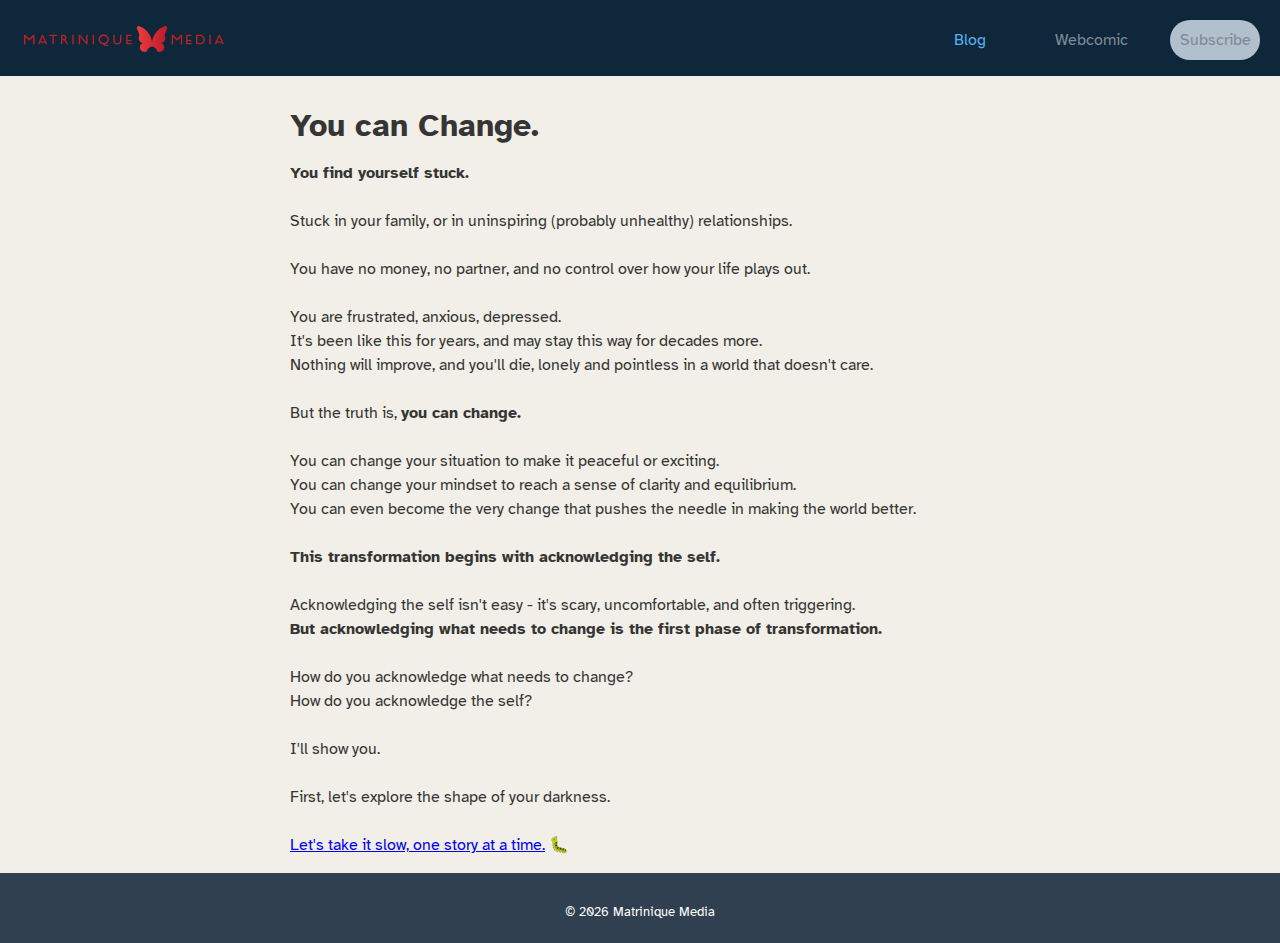
<file: index.html>
<!DOCTYPE html>
<html lang="en-US">
    <head>
        <!-- Google tag (gtag.js) -->
<script async src="https://www.googletagmanager.com/gtag/js?id=G-JB24FCTZBK"></script>
<script>
  window.dataLayer = window.dataLayer || [];
  function gtag(){dataLayer.push(arguments);}
  gtag('js', new Date());

  gtag('config', 'G-JB24FCTZBK');
</script>

        <title>Matrinique Media</title>
        <meta name="description" content="Change your life by exploring the shape of your darkness - I'll hold your hand through your transformation, one story at a time.">
        <meta charset="utf-8">
        <meta name="viewport" content="width=device-width, initial-scale=1.0">
        <link rel="icon" href="mtrnq_logo_butterfly.svg">
        <link rel="stylesheet" href="style.css">
        <link rel="preconnect" href="https://fonts.googleapis.com">
        <link rel="preconnect" href="https://fonts.gstatic.com" crossorigin>
        <link href="https://fonts.googleapis.com/css2?family=Atkinson+Hyperlegible:ital,wght@0,400;0,700;1,400;1,700&display=swap" rel="stylesheet">
        <meta name="p:domain_verify" content="1a0879cde1dfc6d42c82e644465ae6fd"/>
    </head>
<div class="wrapper">

    <body>
            <header>
        <nav>
            <div id="nav1">
                <a href="index.html"><img id="Logo-main" src="mtrnq_logo.svg"></a>
            </div>

            <div id="nav2">
                <div class="MainMenuItem">
                <a class="active-link-nav" href="BLOG-Select.html">Blog</a>
                </div>
                <div class="MainMenuItem">
                <a class="disabled-link">Webcomic</a>
                </div>
                <div class="PrimaryButton-disabled">
                <a>Subscribe</a>
                </div>


            </div>
            
        </nav>

    </header>
    <main>
        <section>
        <h1>You can Change.</h1>

        <p><strong>You find yourself stuck.</strong><br><br>
            
        Stuck in your family, or in uninspiring (probably unhealthy) relationships.<br><br>
            
        You have no money, no partner, and no control over how your life plays out.<br><br>
        
        You are frustrated, anxious, depressed.<br>
        It's been like this for years, and may stay this way for decades more.<br>
        Nothing will improve, and you'll die, lonely and pointless in a world that doesn't care.<br><br>

        But the truth is, <strong>you can change.</strong><br><br>

        You can change your situation to make it peaceful or exciting.<br>        
        You can change your mindset to reach a sense of clarity and equilibrium.<br>        
        You can even become the very change that pushes the needle in making the world better.<br><br>
        
       <strong>This transformation begins with acknowledging the self.</strong><br><br>
       
       Acknowledging the self isn't easy - it's scary, uncomfortable, and often triggering.<br>
       <strong>But acknowledging what needs to change is the first phase of transformation.</strong><br><br>
        
        How do you acknowledge what needs to change?<br>
        How do you acknowledge the self?<br><br>
        
        I'll show you.<br><br>
        
        First, let's explore the shape of your darkness.<br><br>
        
        <a href="BLOG-Select.html">Let's take it slow, one story at a time.</a> 🐛</p>
        
        </section>
    </main>        
    <footer>
        <p>© 2026 Matrinique Media</p>
    </footer>
    </body>

</div>
</html>
</file>
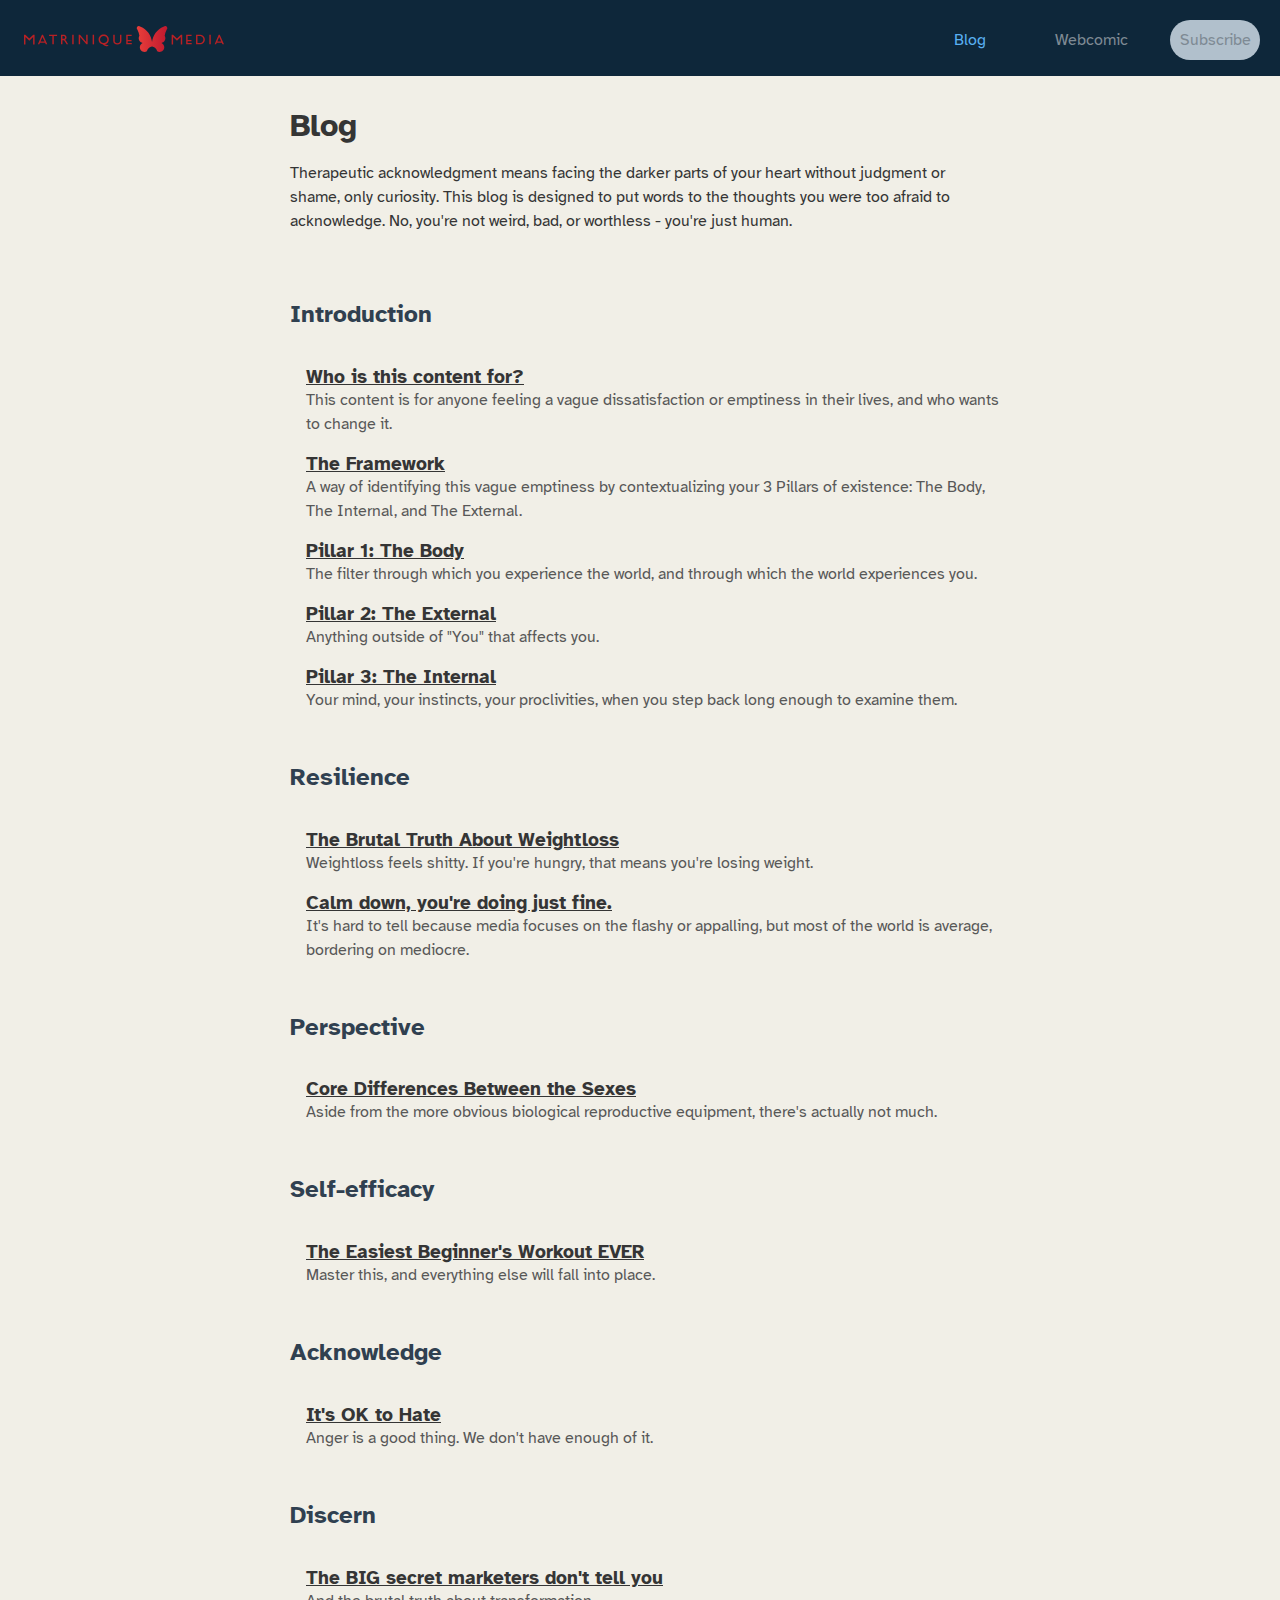
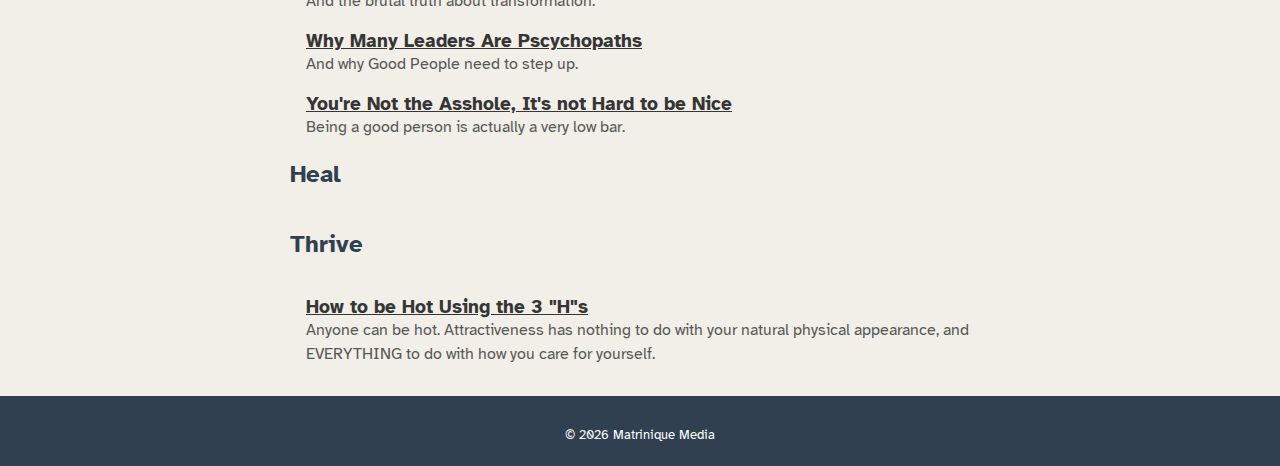
<file: BLOG-Select.html>
<!DOCTYPE html>
<html lang="en-US">
    <head>
        <!-- Google tag (gtag.js) -->
<script async src="https://www.googletagmanager.com/gtag/js?id=G-JB24FCTZBK"></script>
<script>
  window.dataLayer = window.dataLayer || [];
  function gtag(){dataLayer.push(arguments);}
  gtag('js', new Date());

  gtag('config', 'G-JB24FCTZBK');
</script>

        <meta charset="utf-8">
        <meta name="viewport" content="width=device-width, initial-scale=1.0">
        <link rel="icon" href="mtrnq_logo_butterfly.svg">
        <link rel="stylesheet" href="style.css">
        <link rel="preconnect" href="https://fonts.googleapis.com">
        <link rel="preconnect" href="https://fonts.gstatic.com" crossorigin>
        <link href="https://fonts.googleapis.com/css2?family=Atkinson+Hyperlegible:ital,wght@0,400;0,700;1,400;1,700&display=swap" rel="stylesheet">
    </head>
    <body>
        <div class="wrapper">
            <header>
                <nav>
                    <div id="nav1">
                        <a href="index.html" id="Logo-main">
                            <!-- <img id="Logo-main" src="mtrnq_logo.svg"> -->
                        </a>
                    </div>
                    <div id="nav2">
                        <div class="MainMenuItem">
                        <a class="active-link-nav" href="BLOG-Select.html">Blog</a>
                        </div>
                        <div class="MainMenuItem">
                        <a class="disabled-link">Webcomic</a>
                        </div>
                        <div class="PrimaryButton-disabled">
                        <a>Subscribe</a>
                        </div>
                    </div>
                </nav>
            </header>
            
            <main>
        <section>
            <h1>
                Blog
            </h1>
            <p>
                Therapeutic acknowledgment means facing the darker parts of your heart without judgment or shame, only curiosity. This blog is designed to put words to the thoughts you were too afraid to acknowledge. No, you're not weird, bad, or worthless - you're just human.
            </p>
        </section>
        <section>
                <h2>Introduction</h2>

                <div class="article-select">
                    <div class="article-preview">
                        <h3 class="article-preview"><a href="Introduction\blogArticle--INTRO--Who-Is-This-Content-For.html">Who is this content for?</a></h3>
                        <p class="article-preview-text">
                            This content is for anyone feeling a vague dissatisfaction or emptiness in their lives, and who wants to change it.
                        </p>
                    </div>
                </div>

                       <div class="article-select">
                    <div class="article-preview">
                        <h3 class="article-preview"><a href="Introduction\blogArticle--INTRO--The-Framework.html">The Framework</a></h3>
                        <p class="article-preview-text">
                            A way of identifying this vague emptiness by contextualizing your 3 Pillars of existence: The Body, The Internal, and The External.
                        </p>
                    </div>
                </div>

                <div class="article-select">
                    <div class="article-preview">
                        <h3 class="article-preview"><a href="Introduction\blogArticle--INTRO--Pillar-1-The-Body.html">Pillar 1: The Body</a></h3>
                        <p class="article-preview-text">
                            The filter through which you experience the world, and through which the world experiences you.
                        </p>
                    </div>
                </div>

                <div class="article-select">
                    <div class="article-preview">
                        <h3 class="article-preview"><a href="Introduction\blogArticle--INTRO--Pillar-2-The-External.html">Pillar 2: The External</a></h3>
                        <p class="article-preview-text">
                            Anything outside of "You" that affects you.
                        </p>
                    </div>
                </div>

                <div class="article-select">
                    <div class="article-preview">
                        <h3 class="article-preview"><a href="Introduction\blogArticle--INTRO--Pillar-3-The-Internal.html">Pillar 3: The Internal</a></h3>
                        <p class="article-preview-text">
                            Your mind, your instincts, your proclivities, when you step back long enough to examine them.
                        </p>
                    </div>
                </div>

        </section>

        <section>

            <h2>Resilience</h2>

            <div class="article-select">
                <div class="article-preview">
                    
                <h3 class="article-preview active-link">
                    <a href="Resilience\blogArticle--The-Brutal-Truth-About-Weightloss.html">
                    The Brutal Truth About Weightloss
                    </a>
                </h3>
                <p class="article-preview-text">
                    Weightloss feels shitty. If you're hungry, that means you're losing weight.
                </p>
                    </a>
                </div>
            </div>

            <div class="article-select">
                <div class="article-preview">
                    
                <h3 class="article-preview active-link">
                    <a href="Resilience\blogArticle-Calm-Down-Youre-Doing-Just-Fine.html">Calm down, you're doing just fine.</a>                  
                   
                </h3>
                <p class="article-preview-text">
                    It's hard to tell because media focuses on the flashy or appalling, but most of the world is average, bordering on mediocre.
                </p>
                    </a>
                </div>
            </div>

        </section>        
        
            <section>

            <h2>Perspective</h2>

            <div class="article-select">
                <div class="article-preview">
                    <h3 class="article-preview active-link">
                        <a href="Perspective\blogArticle-Core-Differences-Between-the-Sexes.html">Core Differences Between the Sexes</a>
                    </h3>
                    <p class="article-preview-text">
                    Aside from the more obvious biological reproductive equipment, there's actually not much.
                    </p>
                    </a>
                </div>
            </div>
            </section>


            <section>

            <h2>Self-efficacy</h2>

                <div class="article-select">
                    <div class="article-preview">
                    <h3 class="article-preview">
                        <a href="Self-Efficacy\blogArticle--The-Easiest-Beginners-Workout-Ever.html">The Easiest Beginner's Workout EVER</a>
                    </h3>
                    <p class="article-preview-text">
                    Master this, and everything else will fall into place.
                    </p>
                </div>
            </div>
            </section>
            <section>

            <h2>Acknowledge</h2>

                <div class="article-select">
                    <div class="article-preview">
                    <h3 class="article-preview">
                        <a href="Acknowledge\blogArticle-Its-OK-to-Hate.html">It's OK to Hate</a>
                    </h3>
                    <p class="article-preview-text">
                    Anger is a good thing. We don't have enough of it.
                    </p>
                </div>
            </div>
            </section>
            <section>
            <h2>Discern</h2>

            <div class="article-select">
                <div class="article-preview">
                    <h3 class="article-preview">
                        <a href="Discern\blogArticle-The-Big-Secret-Marketers-Dont-Tell-You.html">
                            The BIG secret marketers don't tell you
                        </a>
                    </h3>
                    <p class="article-preview-text">
                    And the brutal truth about transformation.
                    </p>
                </div>
            </div>

            <div class="article-select">
                <div class="article-preview">
                    <h3 class="article-preview">
                        <a href="Discern\blogArticle-Why-Many-Leaders-Are-Psychopaths.html">
                            Why Many Leaders Are Pscychopaths
                        </a>
                    </h3>
                    <p class="article-preview-text">
                    And why Good People need to step up.
                    </p>
                </div>
            </div>

            <div class="article-select">
                <div class="article-preview">
                    <h3 class="article-preview">
                        <a href="Discern\blogArticle-Youre-Not-The-Asshole-Its-Not-Hard-to-be-Nice.html">
                            You're Not the Asshole, It's not Hard to be Nice
                        </a>
                    </h3>
                    <p class="article-preview-text">
                    Being a good person is actually a very low bar.
                    </p>
                </div>
            </div>


            <h2>Heal</h2>
            <h2>Thrive</h2>

            <div class="article-select">
                <div class="article-preview">
                    <h3 class="article-preview">
                        <a href="Thrive\blogArticle--How-to-be-Hot-Using-the-3-Hs.html">
                            How to be Hot Using the 3 "H"s
                        </a>
                    </h3>
                    <p class="article-preview-text">
                    Anyone can be hot. Attractiveness has nothing to do with your natural physical appearance, and EVERYTHING to do with how you care for yourself.
                    </p>
                </div>
            </div>

        </section>
        <section>

        </section>
            </main>
            <footer>
                <p>© 2026 Matrinique Media</p>
            </footer>
        </div>
    </body>
</html>
</file>
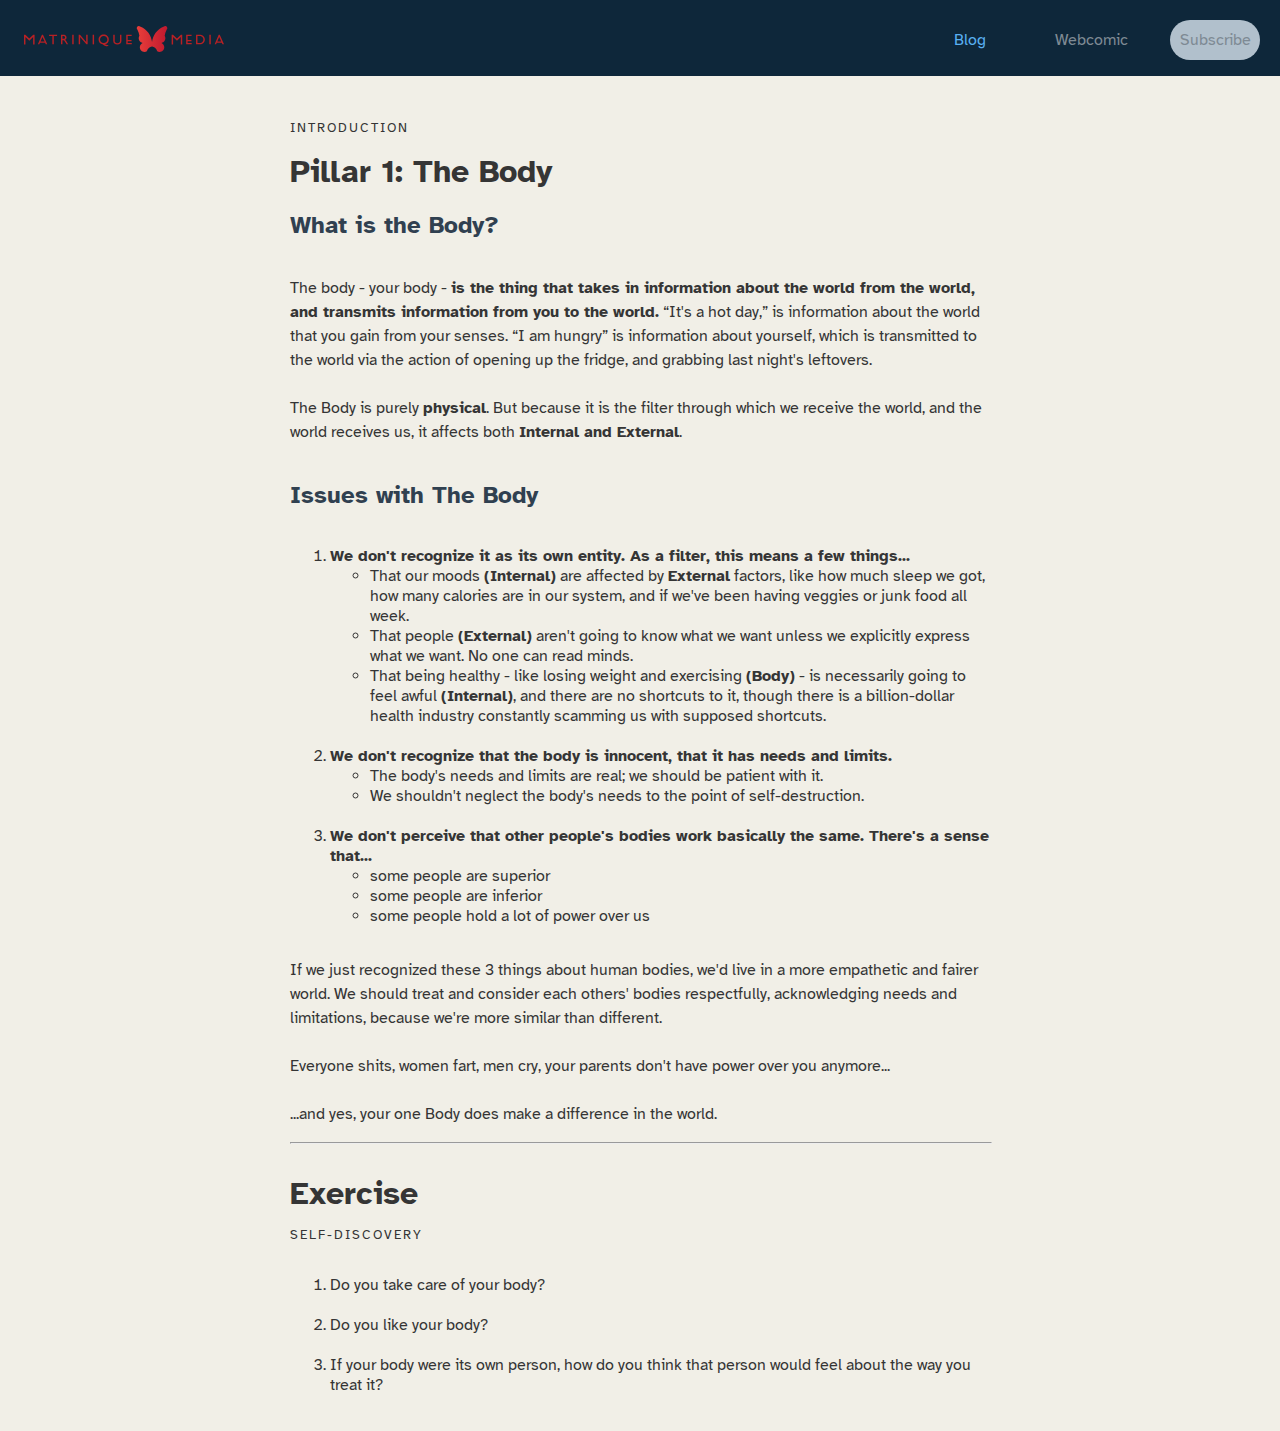
<file: blogArticle--INTRO--Pillar-1-The-Body.html>
<!DOCTYPE html>
<html lang="en-US">
    <head>
        <!-- Google tag (gtag.js) -->
<script async src="https://www.googletagmanager.com/gtag/js?id=G-JB24FCTZBK"></script>
<script>
  window.dataLayer = window.dataLayer || [];
  function gtag(){dataLayer.push(arguments);}
  gtag('js', new Date());

  gtag('config', 'G-JB24FCTZBK');
</script>

         <title>Pillar 1: The Body</title>
        <meta name="description" content="The filter through which you experience the world, and through which the world experiences you.">
        <meta charset="utf-8">
        <meta name="viewport" content="width=device-width, initial-scale=1">
        <link rel="icon" href="mtrnq_logo_butterfly.svg">
        <link rel="stylesheet" href="style.css">
        <link rel="preconnect" href="https://fonts.googleapis.com">
        <link rel="preconnect" href="https://fonts.gstatic.com" crossorigin>
        <link href="https://fonts.googleapis.com/css2?family=Atkinson+Hyperlegible:ital,wght@0,400;0,700;1,400;1,700&display=swap" rel="stylesheet">
    </head>
<div class="wrapper">
    <body>
            <header>
                <nav>
                    <div id="nav1">
                        <a href="index.html" id="Logo-main">
                            <!-- <img id="Logo-main" src="mtrnq_logo.svg"> -->
                        </a>
                    </div>
                    <div id="nav2">
                        <div class="MainMenuItem">
                        <a class="active-link-nav" href="BLOG-Select.html">Blog</a>
                        </div>
                        <div class="MainMenuItem">
                        <a class="disabled-link">Webcomic</a>
                        </div>
                        <div class="PrimaryButton-disabled">
                        <a>Subscribe</a>
                        </div>
                    </div>
                </nav>
            </header>

    <main>
       <section>
        <p class="eyebrow-text">
            INTRODUCTION
        </p>
        <h1>
            Pillar 1: The Body
        </h1>
        <h2>What is the Body?</h2>
        <p>
            The body - your body - <strong>is the thing that takes in information about the world from the world, and transmits information from you to the world.</strong> “It's a hot day,” is information about the world that you gain from your senses. “I am hungry” is information about yourself, which is transmitted to the world via the action of opening up the fridge, and grabbing last night's leftovers.
<br><br>
            
            The Body is purely <strong>physical</strong>. But because it is the filter through which we receive the world, and the world receives us, it affects both <strong>Internal and External</strong>.</p>

            <h2>Issues with The Body</h2>
       
        <ol>
            <li><strong>We don't recognize it as its own entity. As a filter, this means a few things...</strong>
                <ul>
                    <li>That our moods <strong>(Internal)</strong> are affected by <strong>External</strong> factors, like how much sleep we got, how many calories are in our system, and if we've been having veggies or junk food all week.</li>
                    <li>That people <strong>(External)</strong> aren't going to know what we want unless we explicitly express what we want. No one can read minds.</li>
                    <li>That being healthy - like losing weight and exercising <strong>(Body)</strong> - is necessarily going to feel awful <strong>(Internal)</strong>, and there are no shortcuts to it, though there is a billion-dollar health industry constantly scamming us with supposed shortcuts.</li>
                </ul>
            </li>
            <br>
            <li><strong>We don't recognize that the body is innocent, that it has needs and limits.</strong>
                <ul>
                    <li>The body's needs and limits are real; we should be patient with it.</li>
                    <li>We shouldn't neglect the body's needs to the point of self-destruction.</li>
                </ul>
            </li>
            <br>
            <li><strong>We don't perceive that other people's bodies work basically the same. There's a sense that...</strong>
                <ul> 
                    <li>some people are superior</li>
                    <li>some people are inferior</li>
                    <li>some people hold a lot of power over us</li>

                </ul>
            </li>
        </ol>
   
        <p>        
If we just recognized these 3 things about human bodies, we'd live in a more empathetic and fairer world. We should treat and consider each others' bodies respectfully, acknowledging needs and limitations, because we're more similar than different.<br><br>

Everyone shits, women fart, men cry, your parents don't have power over you anymore...<br><br>

...and yes, your one Body does make a difference in the world.

         </p>

       </section>
     
       <hr>
     
       <section>
        <h1>
            Exercise
        </h1>
        <p class="eyebrow-text">
            SELF-DISCOVERY
        </p>

        <ol>
            <li>
                Do you take care of your body?
            </li><br>
            <li>
                Do you like your body?
            </li><br>
            <li>
                If your body were its own person, how do you think that person would feel about the way you treat it?
            </li><br>
        </ol>

       </section>
      </main>
    </body>
    </div>
</html>
</file>
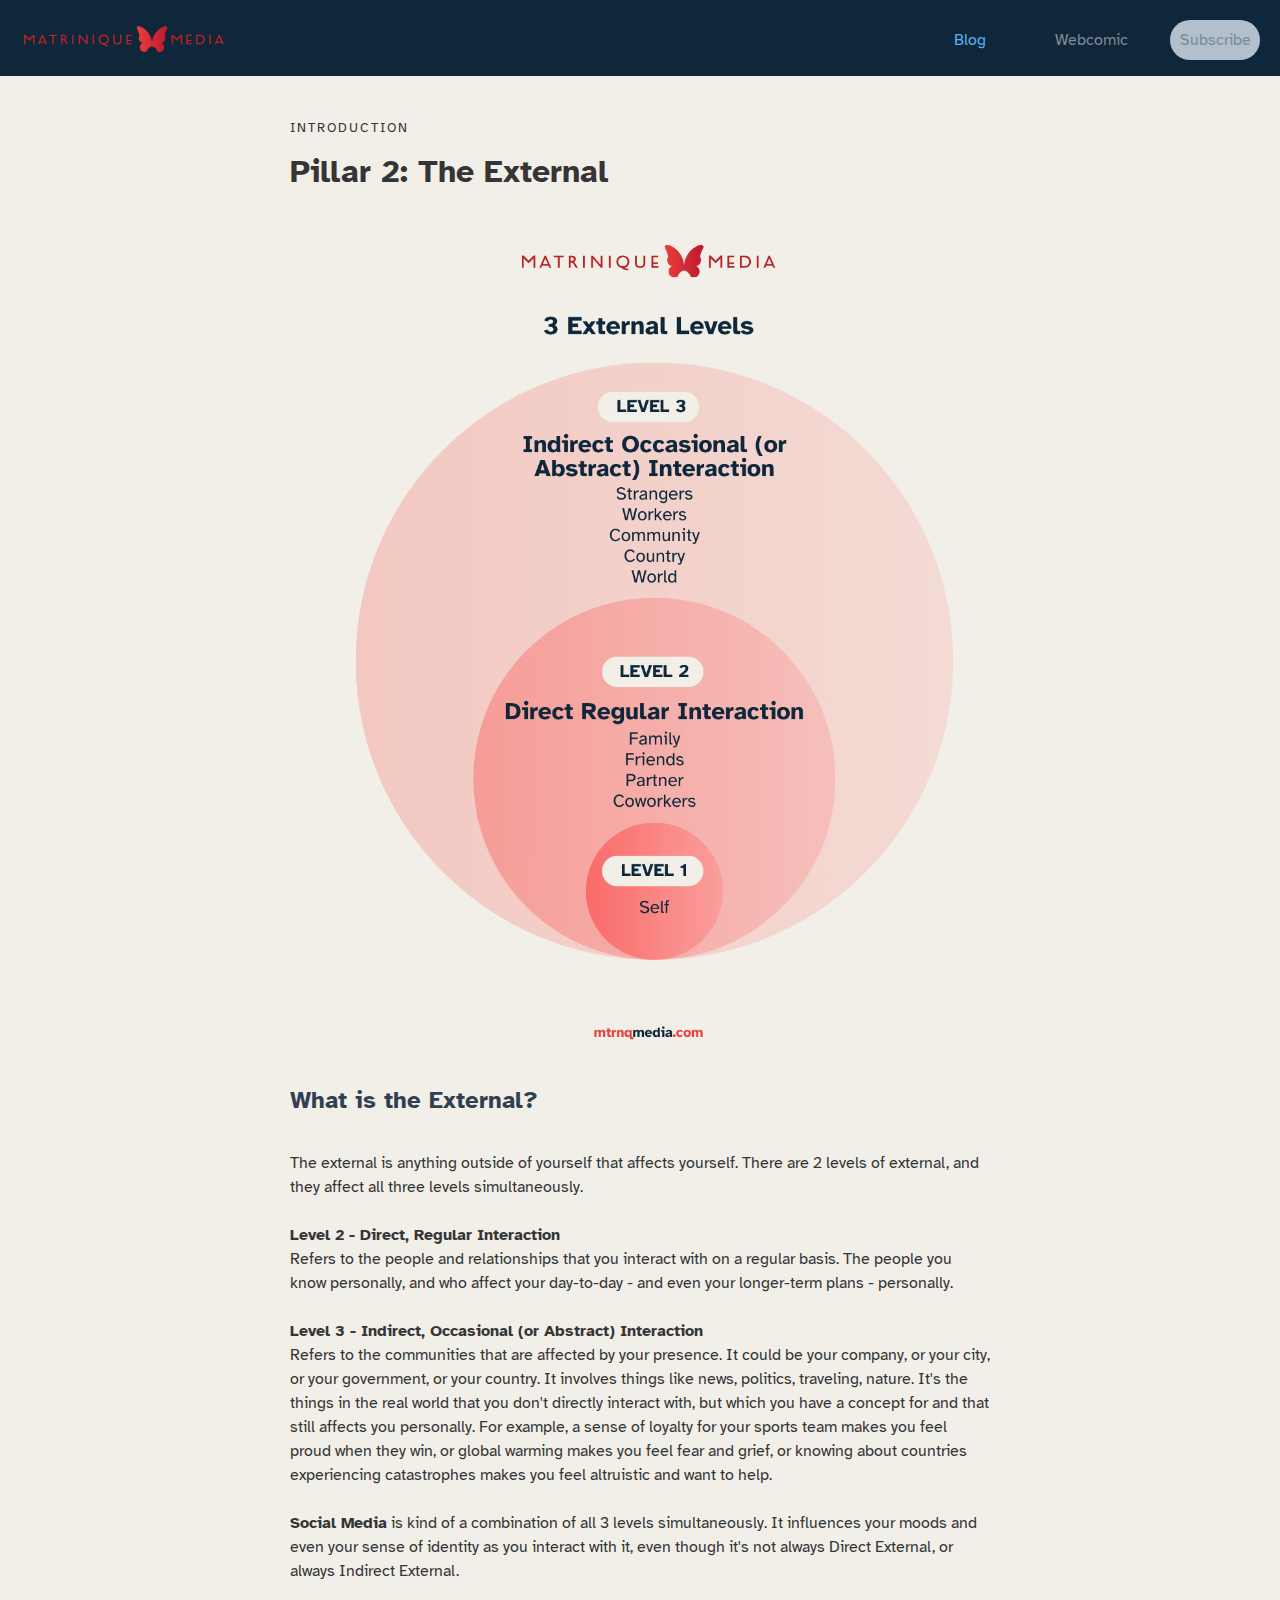
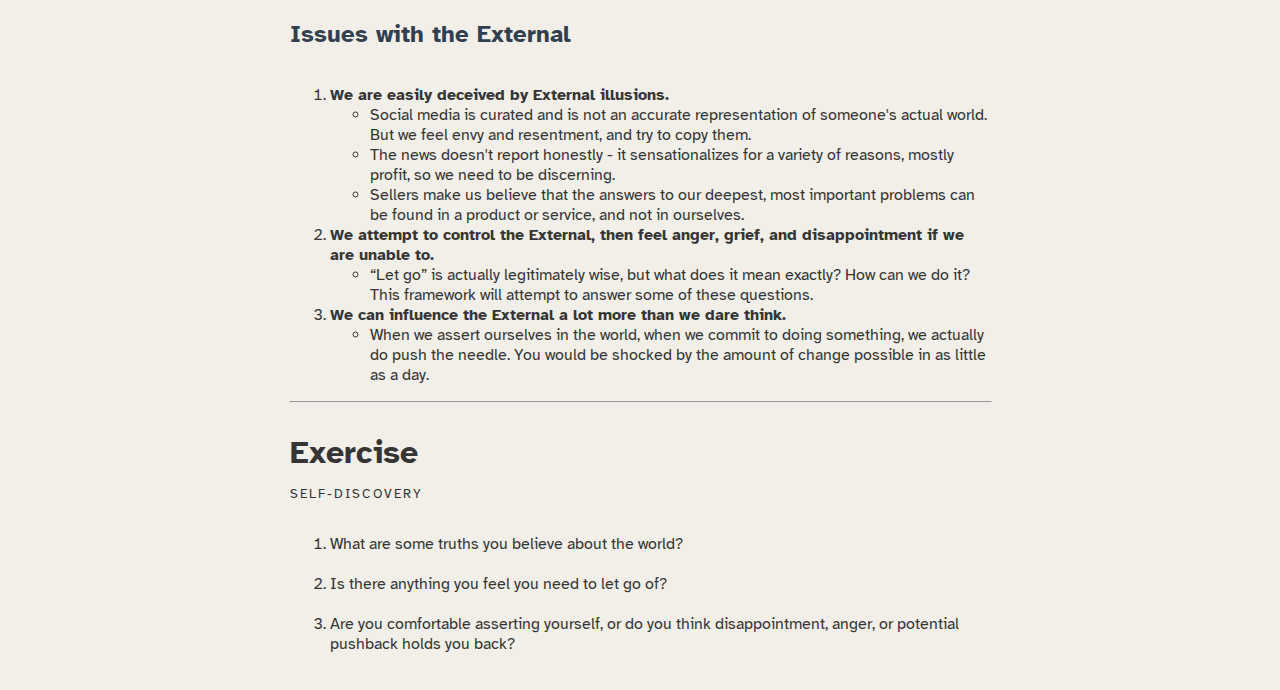
<file: blogArticle--INTRO--Pillar-2-The-External.html>
<!DOCTYPE html>
<html lang="en-US">
    <head>
        <!-- Google tag (gtag.js) -->
<script async src="https://www.googletagmanager.com/gtag/js?id=G-JB24FCTZBK"></script>
<script>
  window.dataLayer = window.dataLayer || [];
  function gtag(){dataLayer.push(arguments);}
  gtag('js', new Date());

  gtag('config', 'G-JB24FCTZBK');
</script>

         <title>Pillar 2: The External</title>
        <meta name="description" content="Anything outside of 'You' that affects you.">
        <meta charset="utf-8">
        <meta name="viewport" content="width=device-width, initial-scale=1">
        <link rel="icon" href="mtrnq_logo_butterfly.svg">
        <link rel="stylesheet" href="style.css">
        <link rel="preconnect" href="https://fonts.googleapis.com">
        <link rel="preconnect" href="https://fonts.gstatic.com" crossorigin>
        <link href="https://fonts.googleapis.com/css2?family=Atkinson+Hyperlegible:ital,wght@0,400;0,700;1,400;1,700&display=swap" rel="stylesheet">
    </head>
<div class="wrapper">
    <body>
            <header>
                <nav>
                    <div id="nav1">
                        <a href="index.html" id="Logo-main">
                            <!-- <img id="Logo-main" src="mtrnq_logo.svg"> -->
                        </a>
                    </div>
                    <div id="nav2">
                        <div class="MainMenuItem">
                        <a class="active-link-nav" href="BLOG-Select.html">Blog</a>
                        </div>
                        <div class="MainMenuItem">
                        <a class="disabled-link">Webcomic</a>
                        </div>
                        <div class="PrimaryButton-disabled">
                        <a>Subscribe</a>
                        </div>
                    </div>
                </nav>
            </header>

    <main>
       <section>
        <p class="eyebrow-text">
            INTRODUCTION
        </p>
        <h1>
            Pillar 2: The External
        </h1>

        <img src="MM-3-External-Levels.png" alt="The 3 External Levels. Describes the 2 levels of human interaction beyond the self. Level 1, is the self. Level 2, direct regular interaction, such as with family, friends, partner, or coworkers; Level 3, indirect occasional (or abstract) interaction, such as with strangers, workers, community, country, or the world.">

        <h2>What is the External?</h2>
        <p>
            The external is anything outside of yourself that affects yourself. There are 2 levels of external, and they affect all three levels simultaneously.<br><br>
            
            <strong>Level 2 - Direct, Regular Interaction</strong><br>
            Refers to the people and relationships that you interact with on a regular basis. The people you know personally, and who affect your day-to-day - and even your longer-term plans - personally.<br><br>

            <strong>Level 3 - Indirect, Occasional (or Abstract) Interaction</strong><br>
            Refers to the communities that are affected by your presence. It could be your company, or your city, or your government, or your country. It involves things like news, politics, traveling, nature. It's the things in the real world that you don't directly interact with, but which you have a concept for and that still affects you personally. For example, a sense of loyalty for your sports team makes you feel proud when they win, or global warming makes you feel fear and grief, or knowing about countries experiencing catastrophes makes you feel altruistic and want to help.<br><br>

            <strong>Social Media</strong> is kind of a combination of all 3 levels simultaneously. It influences your moods and even your sense of identity as you interact with it, even though it's not always Direct External, or always Indirect External.
        </p>

        <h2>Issues with the External</h2>

        <ol>
            <li><strong>We are easily deceived by External illusions.</strong>
                <ul>
                    <li>Social media is curated and is not an accurate representation of someone's actual world. But we feel envy and resentment, and try to copy them.</li>
                    <li>The news doesn't report honestly - it sensationalizes for a variety of reasons, mostly profit, so we need to be discerning.</li>
                    <li>Sellers make us believe that the answers to our deepest, most important problems can be found in a product or service, and not in ourselves.</li>
                </ul>
            <li><strong>We attempt to control the External, then feel anger, grief, and disappointment if we are unable to.</strong>
                <ul>
                    <li>“Let go” is actually legitimately wise, but what does it mean exactly? How can we do it? This framework will attempt to answer some of these questions.</li>
                </ul>
            </li>
            <li><strong>We can influence the External a lot more than we dare think.</strong></li>
                <ul>
                    <li>When we assert ourselves in the world, when we commit to doing something, we actually do push the needle. You would be shocked by the amount of change possible in as little as a day.</li>
                </ul>
        </ol>

       </section>
     
       <hr>
     
       <section>
        <h1>
            Exercise
        </h1>
        <p class="eyebrow-text">
            SELF-DISCOVERY
        </p>

        <ol>
            <li>
                What are some truths you believe about the world?
            </li><br>
            <li>
                Is there anything you feel you need to let go of?
            </li><br>
            <li>
                Are you comfortable asserting yourself, or do you think disappointment, anger, or potential pushback holds you back?
            </li><br>
        </ol>

       </section>
      </main>
    </body>
    </div>
</html>
</file>
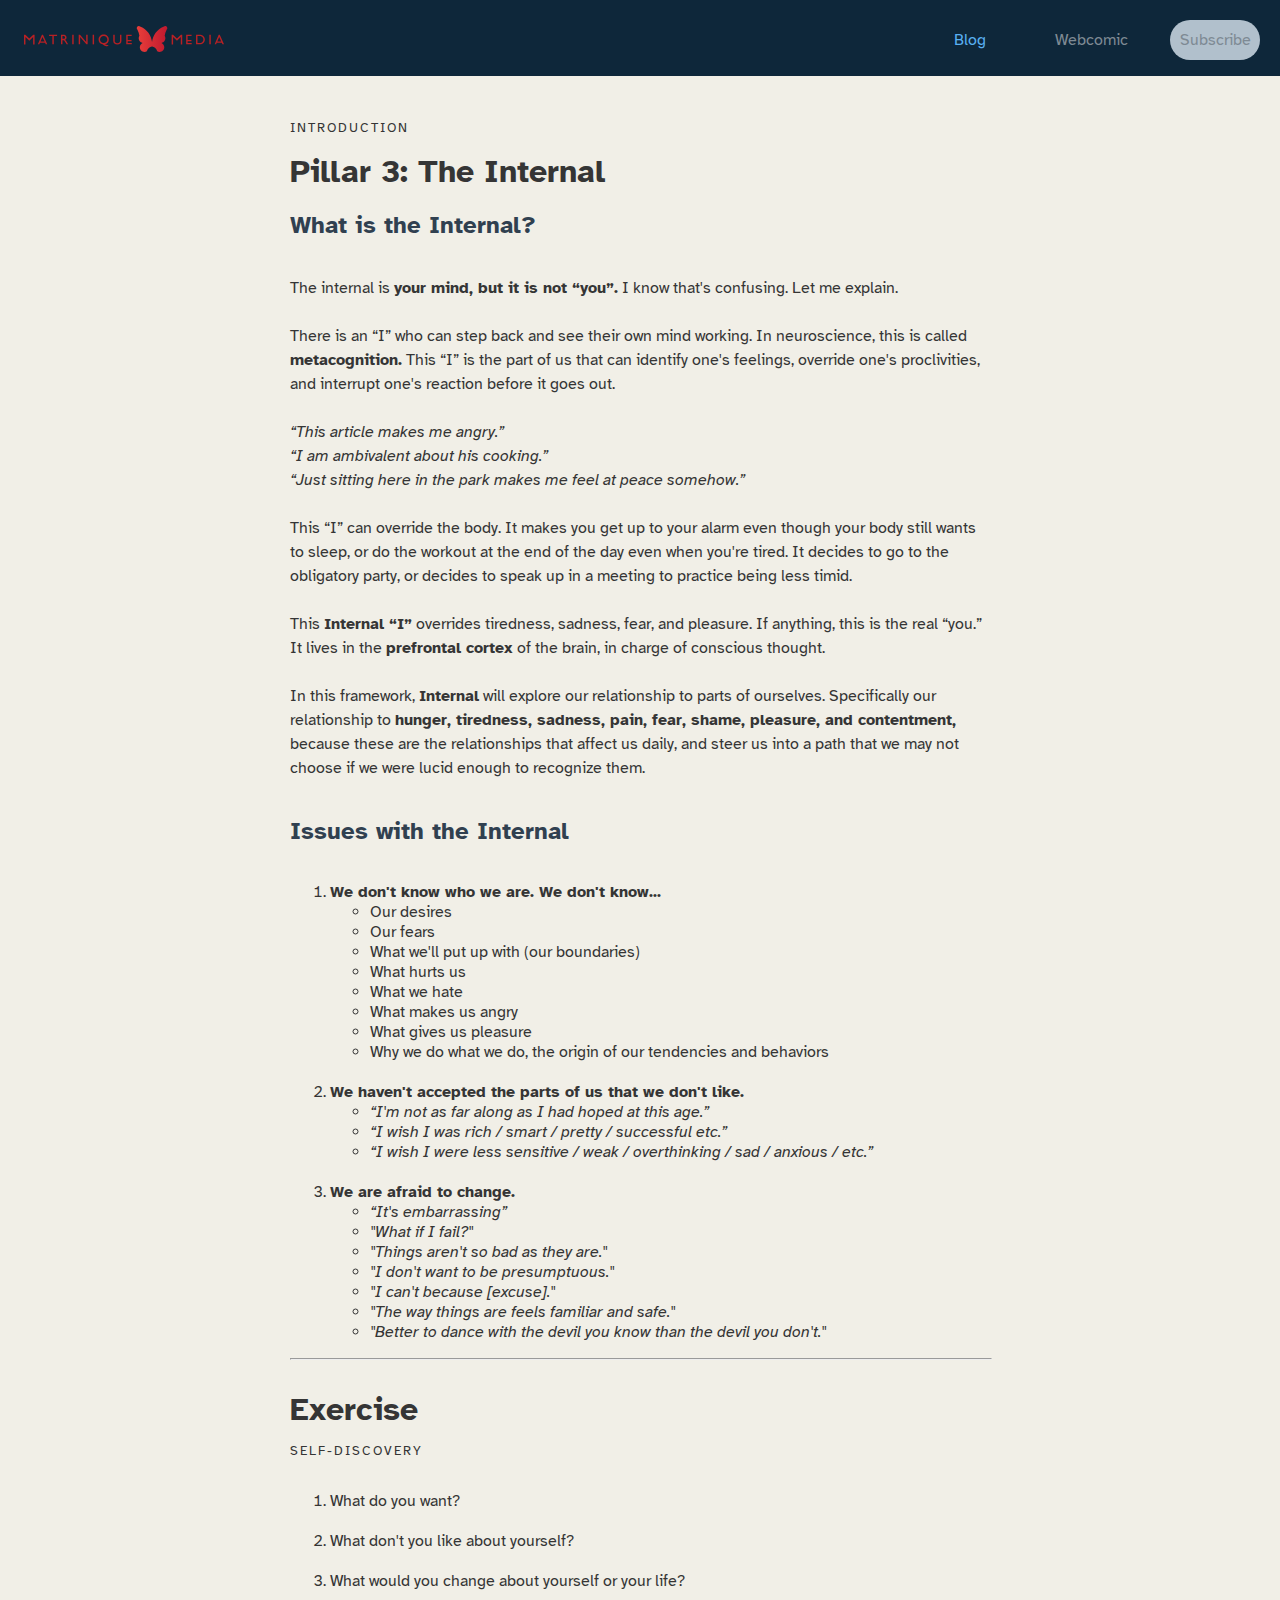
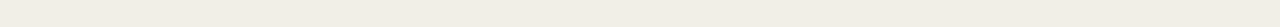
<file: blogArticle--INTRO--Pillar-3-The-Internal.html>
<!DOCTYPE html>
<html lang="en-US">
    <head>
        <!-- Google tag (gtag.js) -->
<script async src="https://www.googletagmanager.com/gtag/js?id=G-JB24FCTZBK"></script>
<script>
  window.dataLayer = window.dataLayer || [];
  function gtag(){dataLayer.push(arguments);}
  gtag('js', new Date());

  gtag('config', 'G-JB24FCTZBK');
</script>

         <title>Pillar 2: The External</title>
        <meta name="description" content="Your mind, your instincts, your proclivities, when you step back long enough to examine them.">
        <meta charset="utf-8">
        <meta name="viewport" content="width=device-width, initial-scale=1">
        <link rel="icon" href="mtrnq_logo_butterfly.svg">
        <link rel="stylesheet" href="style.css">
        <link rel="preconnect" href="https://fonts.googleapis.com">
        <link rel="preconnect" href="https://fonts.gstatic.com" crossorigin>
        <link href="https://fonts.googleapis.com/css2?family=Atkinson+Hyperlegible:ital,wght@0,400;0,700;1,400;1,700&display=swap" rel="stylesheet">
    </head>
<div class="wrapper">
    <body>
            <header>
                <nav>
                    <div id="nav1">
                        <a href="index.html" id="Logo-main">
                            <!-- <img id="Logo-main" src="mtrnq_logo.svg"> -->
                        </a>
                    </div>
                    <div id="nav2">
                        <div class="MainMenuItem">
                        <a class="active-link-nav" href="BLOG-Select.html">Blog</a>
                        </div>
                        <div class="MainMenuItem">
                        <a class="disabled-link">Webcomic</a>
                        </div>
                        <div class="PrimaryButton-disabled">
                        <a>Subscribe</a>
                        </div>
                    </div>
                </nav>
            </header>

    <main>
       <section>
        <p class="eyebrow-text">
            INTRODUCTION
        </p>
        <h1>
            Pillar 3: The Internal
        </h1>

        <h2>What is the Internal?</h2>
        <p>
            The internal is <strong>your mind, but it is not “you”.</strong> I know that's confusing. Let me explain.<br><br>
            
            There is an “I” who can step back and see their own mind working. In neuroscience, this is called <strong>metacognition.</strong> This “I” is the part of us that can identify one's feelings, override one's proclivities, and interrupt one's reaction before it goes out.<br><br>

            <i>“This article makes me angry.”</i><br>
            <i>“I am ambivalent about his cooking.”</i><br>
            <i>“Just sitting here in the park makes me feel at peace somehow.”</i><br><br>

            This “I” can override the body. It makes you get up to your alarm even though your body still wants to sleep, or do the workout at the end of the day even when you're tired. It decides to go to the obligatory party, or decides to speak up in a meeting to practice being less timid.<br><br>

            This <strong>Internal “I”</strong> overrides tiredness, sadness, fear, and pleasure. If anything, this is the real “you.” It lives in the <strong>prefrontal cortex</strong> of the brain, in charge of conscious thought.<br><br>

            In this framework, <strong>Internal</strong> will explore our relationship to parts of ourselves. Specifically our relationship to <strong>hunger, tiredness, sadness, pain, fear, shame, pleasure, and contentment,</strong> because these are the relationships that affect us daily, and steer us into a path that we may not choose if we were lucid enough to recognize them.

        </p>

        <h2>Issues with the Internal</h2>

        <ol>
            <li><strong>We don't know who we are. We don't know...</strong>
                <ul>
                    <li>Our desires</li>
                    <li>Our fears</li>
                    <li>What we'll put up with (our boundaries)</li>
                    <li>What hurts us</li>
                    <li>What we hate</li>
                    <li>What makes us angry</li>
                    <li>What gives us pleasure</li>
                    <li>Why we do what we do, the origin of our tendencies and behaviors</li>
                </ul>
                <br>
            <li><strong>We haven't accepted the parts of us that we don't like.</strong>
                <ul>
                    <li><i>“I'm not as far along as I had hoped at this age.”</i></li>
                    <li><i>“I wish I was rich / smart / pretty / successful etc.”</i></li>
                    <li><i>“I wish I were less sensitive / weak / overthinking / sad / anxious / etc.”</i></li>
                </ul>
                <br>
            </li>
            <li><strong>We are afraid to change.</strong></li>
                <ul>
                    <li><i>“It's embarrassing”</i></li>
                    <li><i>"What if I fail?"</i></li>
                    <li><i>"Things aren't so bad as they are."</i></li>
                    <li><i>"I don't want to be presumptuous."</i></li>
                    <li><i>"I can't because [excuse]."</i></li>
                    <li><i>"The way things are feels familiar and safe."</i></li>
                    <li><i>"Better to dance with the devil you know than the devil you don't."</i></li>
                </ul>
        </ol>

       </section>
     
       <hr>
     
       <section>
        <h1>
            Exercise
        </h1>
        <p class="eyebrow-text">
            SELF-DISCOVERY
        </p>

        <ol>
            <li>
                What do you want?
            </li><br>
            <li>
                What don't you like about yourself?
            </li><br>
            <li>
                What would you change about yourself or your life?
            </li><br>
        </ol>

       </section>
      </main>
    </body>
    </div>
</html>
</file>
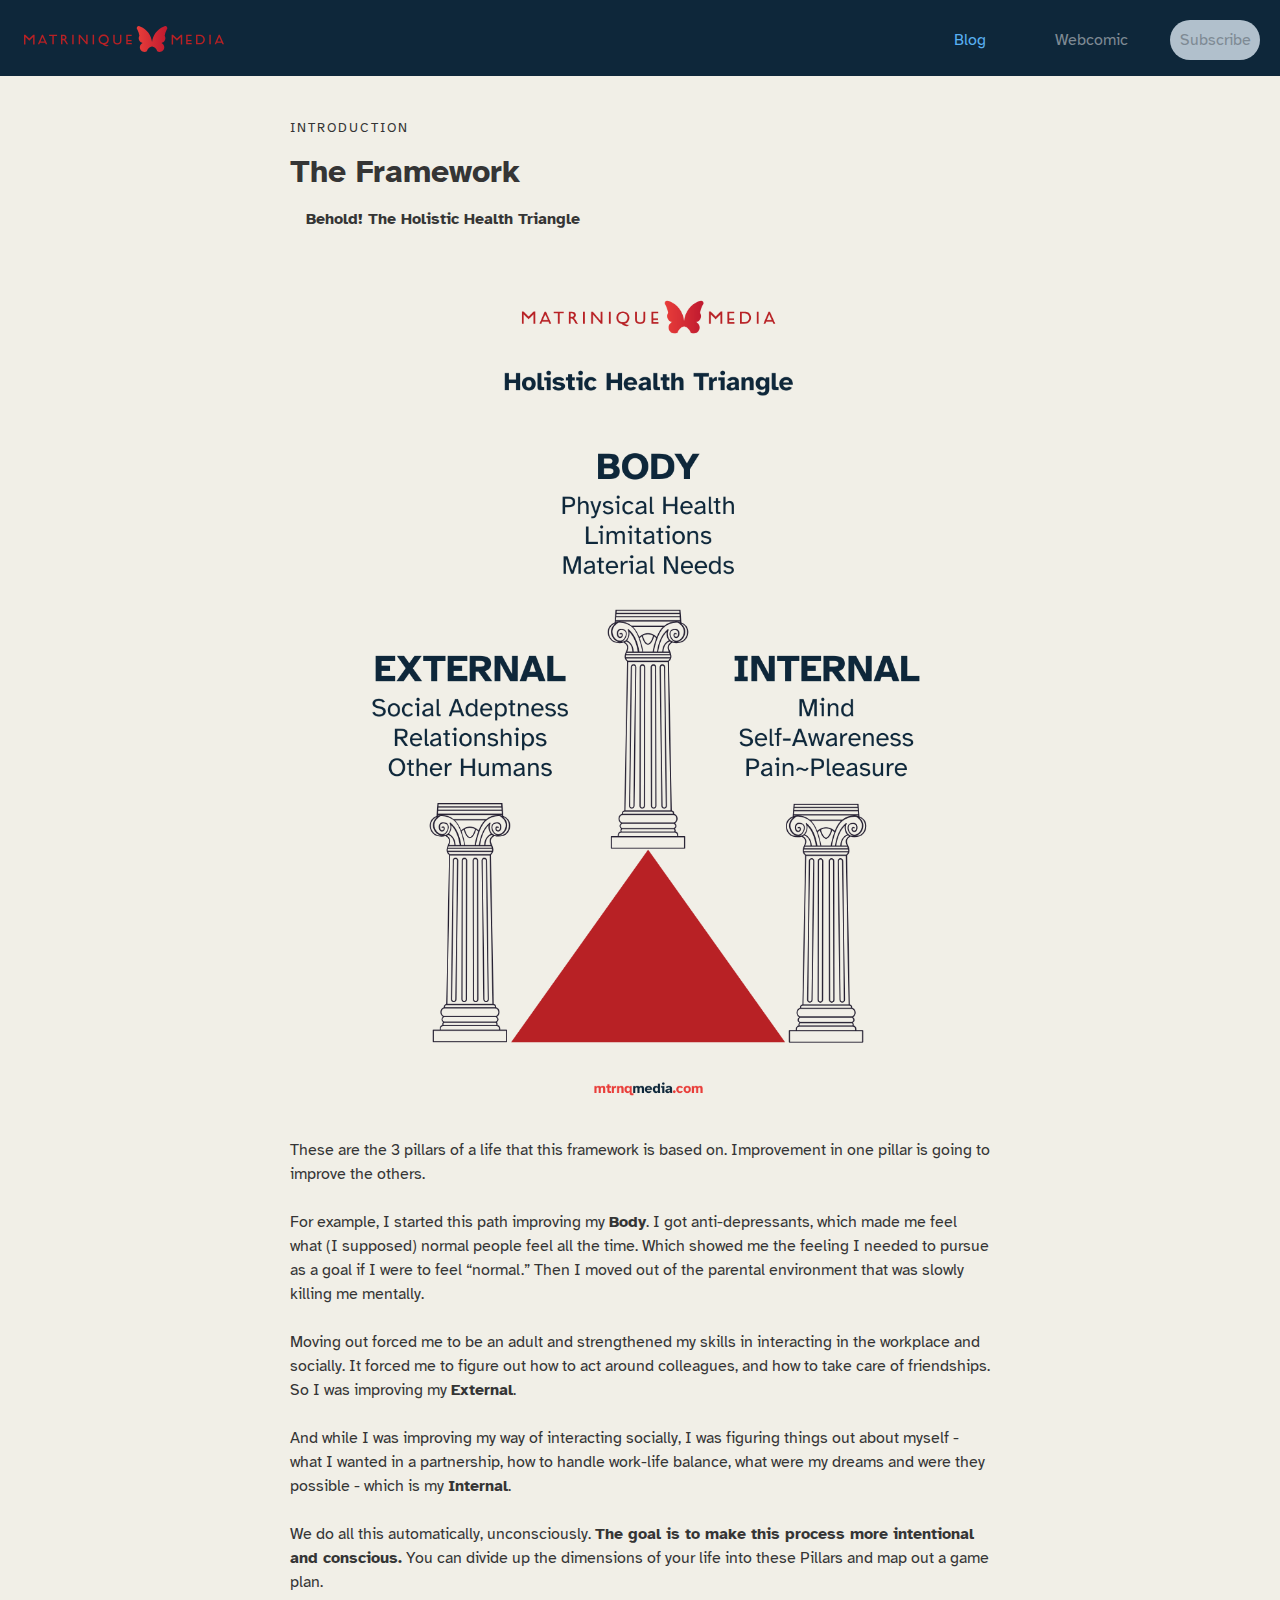
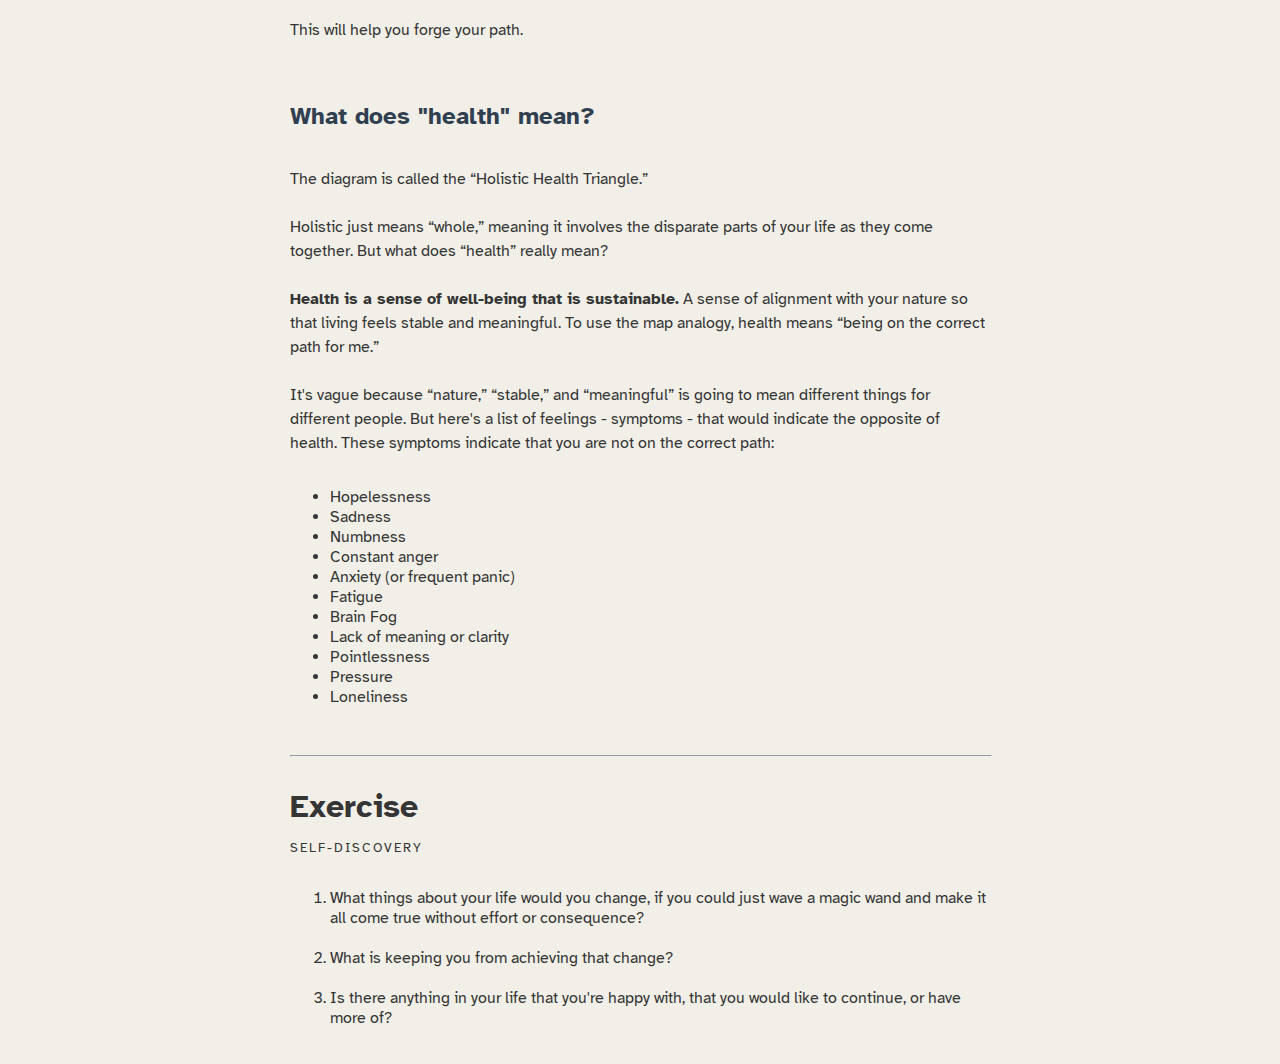
<file: blogArticle--INTRO--The-Framework.html>
<!DOCTYPE html>
<html lang="en-US">
    <head>
         <title>The Framework: Holistic Health Triange</title>
        <meta name="description" content="The best way to identify where the 'energy clog' in your life is, is with the Holistic Health Triangle framework.">
        <meta charset="utf-8">
        <meta name="viewport" content="width=device-width, initial-scale=1">
        <link rel="icon" href="mtrnq_logo_butterfly.svg">
        <link rel="stylesheet" href="style.css">
        <link rel="preconnect" href="https://fonts.googleapis.com">
        <link rel="preconnect" href="https://fonts.gstatic.com" crossorigin>
        <link href="https://fonts.googleapis.com/css2?family=Atkinson+Hyperlegible:ital,wght@0,400;0,700;1,400;1,700&display=swap" rel="stylesheet">
    </head>
<div class="wrapper">
    <body>
            <header>
                <nav>
                    <div id="nav1">
                        <a href="index.html" id="Logo-main">
                            <!-- <img id="Logo-main" src="mtrnq_logo.svg"> -->
                        </a>
                    </div>
                    <div id="nav2">
                        <div class="MainMenuItem">
                        <a class="active-link-nav" href="BLOG-Select.html">Blog</a>
                        </div>
                        <div class="MainMenuItem">
                        <a class="disabled-link">Webcomic</a>
                        </div>
                        <div class="PrimaryButton-disabled">
                        <a>Subscribe</a>
                        </div>
                    </div>
                </nav>
            </header>

    <main>
       <section>
        <p class="eyebrow-text">
            INTRODUCTION
        </p>
        <h1>
            The Framework
        </h1>
                <p class="subtitle">
            Behold! The Holistic Health Triangle
        </p>
        <img src="MM-Holistic-Health-Triangle.png" alt="The Holistic Health Triangle framework. At each point of the triangle is a pillar: Body, or physical health, limitations, and material needs; External, or social adeptness, relationships, and other humans; Internal, or mind, self-awareness, or pain/pleasure.">
        <p>
            These are the 3 pillars of a life that this framework is based on. Improvement in one pillar is going to improve the others.<br><br>
            
            For example, I started this path improving my <strong>Body</strong>. I got anti-depressants, which made me feel what (I supposed) normal people feel all the time. Which showed me the feeling I needed to pursue as a goal if I were to feel “normal.” Then I moved out of the parental environment that was slowly killing me mentally.<br><br>

           Moving out forced me to be an adult and strengthened my skills in interacting in the workplace and socially. It forced me to figure out how to act around colleagues, and how to take care of friendships. So I was improving my <strong>External</strong>.<br><br>
           
           And while I was improving my way of interacting socially, I was figuring things out about myself - what I wanted in a partnership, how to handle work-life balance, what were my dreams and were they possible - which is my <strong>Internal</strong>.<br><br>

We do all this automatically, unconsciously. <strong>The goal is to make this process more intentional and conscious.</strong> You can divide up the dimensions of your life into these Pillars and map out a game plan.<br><br>

This will help you forge your path.<br><br>
</p>

<h2>What does "health" mean?</h2>

<p>
The diagram is called the “Holistic Health Triangle.”<br><br>

Holistic just means “whole,” meaning it involves the disparate parts of your life as they come together. But what does “health” really mean?
<br><br>

<strong>Health is a sense of well-being that is sustainable.</strong> A sense of alignment with your nature so that living feels stable and meaningful. To use the map analogy, health means “being on the correct path for me.”<br><br>

It's vague because “nature,” “stable,” and “meaningful” is going to mean different things for different people. But here's a list of feelings - symptoms - that would indicate the opposite of health. These symptoms indicate that you are not on the correct path:
       
        <ul>
            <li>Hopelessness</li>
            <li>Sadness</li>
            <li>Numbness</li>
            <li>Constant anger</li>
            <li>Anxiety (or frequent panic)</li>
            <li>Fatigue</li>
            <li>Brain Fog</li>
            <li>Lack of meaning or clarity</li>
            <li>Pointlessness</li>
            <li>Pressure</li>
            <li>Loneliness</li>
        </ul>
         </p>

       </section>
     
       <hr>
     
       <section>
        <h1>
            Exercise
        </h1>
        <p class="eyebrow-text">
            SELF-DISCOVERY
        </p>

        <ol>
            <li>
                What things about your life would you change, if you could just wave a magic wand and make it all come true without effort or consequence?
            </li><br>
            <li>
                What is keeping you from achieving that change?
            </li><br>
            <li>
                Is there anything in your life that you're happy with, that you would like to continue, or have more of?
            </li><br>
        </ol>

       </section>
      </main>
    </body>
    </div>
</html>
</file>
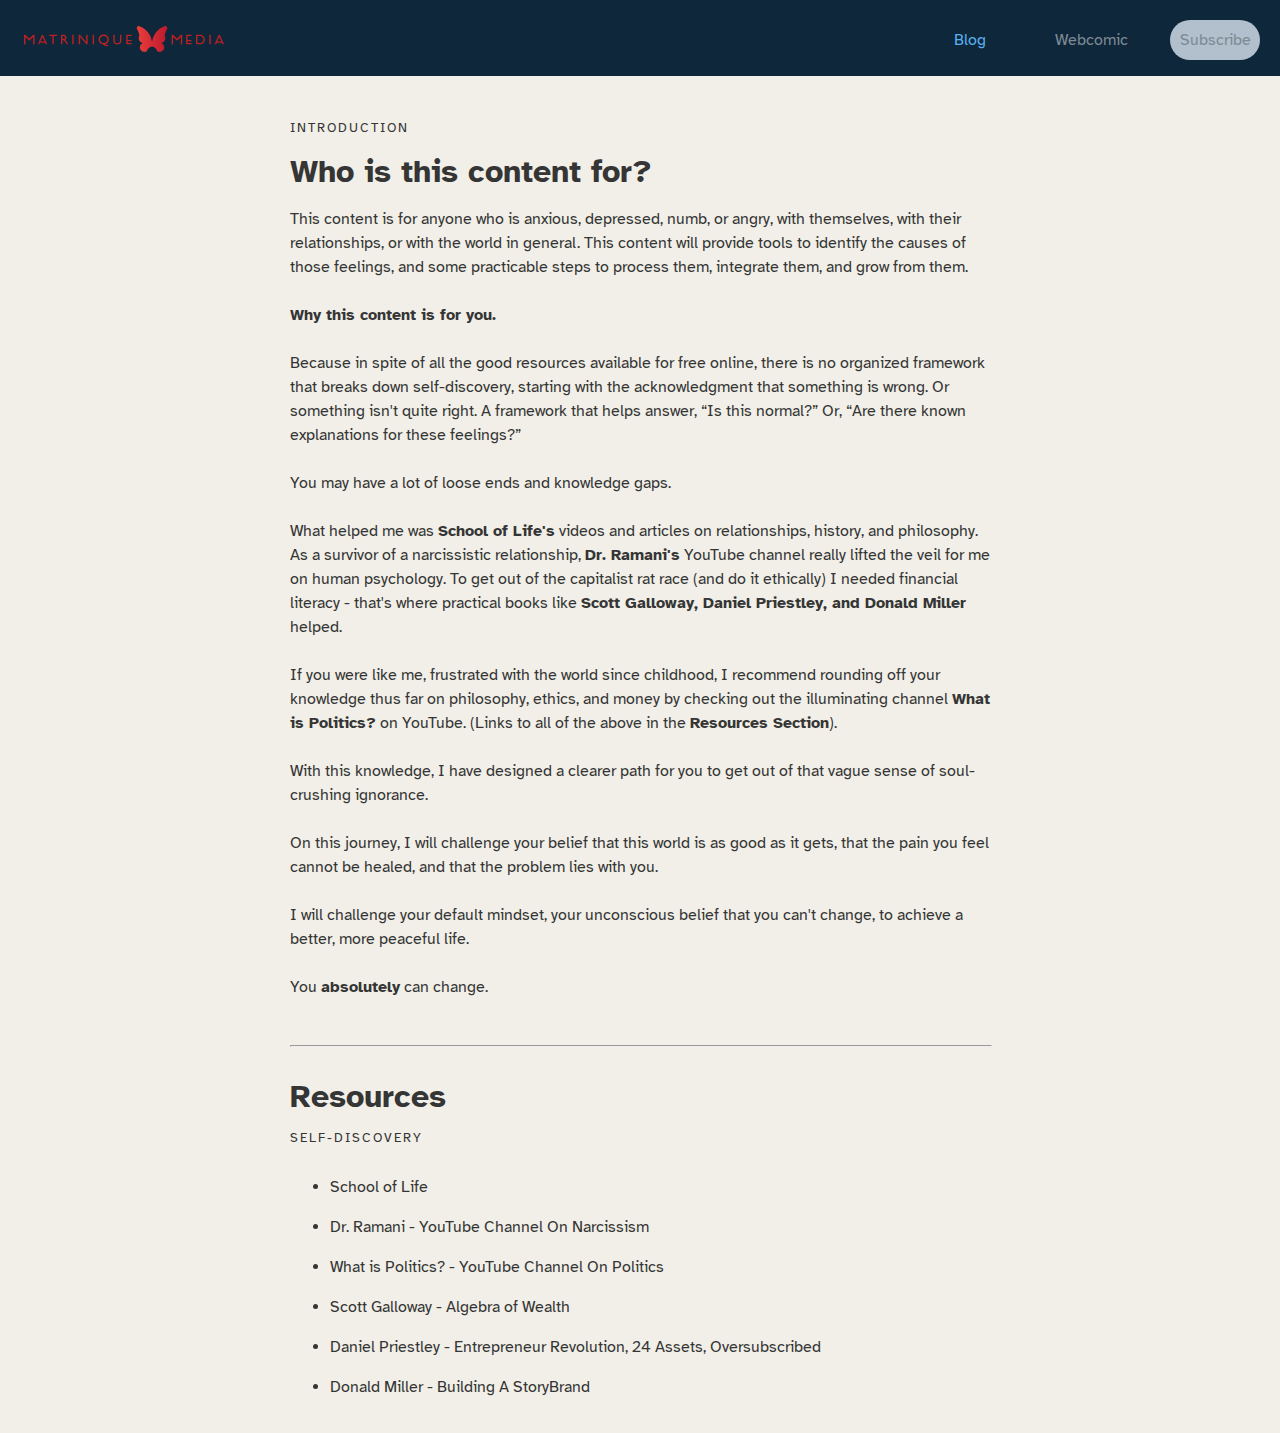
<file: blogArticle--INTRO--Who-Is-This-Content-For.html>
<!DOCTYPE html>
<html lang="en-US">
    <head>
         <title>Calm down, you're doing just fine</title>
        <meta name="description" content="This content is for anyone feeling a vague dissatisfaction or emptiness in their lives, and wants to change it.">
        <meta charset="utf-8">
        <meta name="viewport" content="width=device-width, initial-scale=1">
        <link rel="icon" href="mtrnq_logo_butterfly.svg">
        <link rel="stylesheet" href="style.css">
        <link rel="preconnect" href="https://fonts.googleapis.com">
        <link rel="preconnect" href="https://fonts.gstatic.com" crossorigin>
        <link href="https://fonts.googleapis.com/css2?family=Atkinson+Hyperlegible:ital,wght@0,400;0,700;1,400;1,700&display=swap" rel="stylesheet">
    </head>
<div class="wrapper">
    <body>
            <header>
                <nav>
                    <div id="nav1">
                        <a href="index.html" id="Logo-main">
                            <!-- <img id="Logo-main" src="mtrnq_logo.svg"> -->
                        </a>
                    </div>
                    <div id="nav2">
                        <div class="MainMenuItem">
                        <a class="active-link-nav" href="BLOG-Select.html">Blog</a>
                        </div>
                        <div class="MainMenuItem">
                        <a class="disabled-link">Webcomic</a>
                        </div>
                        <div class="PrimaryButton-disabled">
                        <a>Subscribe</a>
                        </div>
                    </div>
                </nav>
            </header>

    <main>
       <section>
        <p class="eyebrow-text">
            INTRODUCTION
        </p>
        <h1>
            Who is this content for?
        </h1>
        <p>
            This content is for anyone who is anxious, depressed, numb, or angry, with themselves, with their relationships, or with the world in general. This content will provide tools to identify the causes of those feelings, and some practicable steps to process them, integrate them, and grow from them.<br><br>

            <strong>Why this content is for you.</strong><br><br>

Because in spite of all the good resources available for free online, there is no organized framework that breaks down self-discovery, starting with the acknowledgment that something is wrong. Or something isn't quite right. A framework that helps answer, “Is this normal?” Or, “Are there known explanations for these feelings?”<br><br>

You may have a lot of loose ends and knowledge gaps.<br><br>

What helped me was <strong>School of Life's</strong> videos and articles on relationships, history, and philosophy. As a survivor of a narcissistic relationship, <strong>Dr. Ramani's</strong> YouTube channel really lifted the veil for me on human psychology. To get out of the capitalist rat race (and do it ethically) I needed financial literacy - that's where practical books like <strong>Scott Galloway, Daniel Priestley, and Donald Miller</strong> helped.<br><br> 

If you were like me, frustrated with the world since childhood, I recommend rounding off your knowledge thus far on philosophy, ethics, and money by checking out the illuminating channel <strong>What is Politics?</strong> on YouTube. (Links to all of the above in the <strong>Resources Section</strong>).
<br><br>

With this knowledge, I have designed a clearer path for you to get out of that vague sense of soul-crushing ignorance.<br><br>

On this journey, I will challenge your belief that this world is as good as it gets, that the pain you feel cannot be healed, and that the problem lies with you.
<br><br>

I will challenge your default mindset, your unconscious belief that you can't change, to achieve a better, more peaceful life.<br><br>

You <strong>absolutely</strong> can change.
        </p>
       </section>
       <section>
            <hr>
       </section>
       
       <section>
        <h1>
            Resources
        </h1>
        <p class="eyebrow-text">
            SELF-DISCOVERY
        </p>
        <ul>
            <li>
                School of Life
            </li><br>
            <li>
                Dr. Ramani - YouTube Channel On Narcissism
            </li><br>
            <li>
                What is Politics? - YouTube Channel On Politics
            </li><br>
            <li>
                Scott Galloway - Algebra of Wealth
            </li><br>
            <li>
                Daniel Priestley - Entrepreneur Revolution, 24 Assets, Oversubscribed
            </li><br>
            <li>
                Donald Miller - Building A StoryBrand
            </li><br>
        </ul>
       
       </section>
      </main>
    </body>
    </div>
</html>
</file>
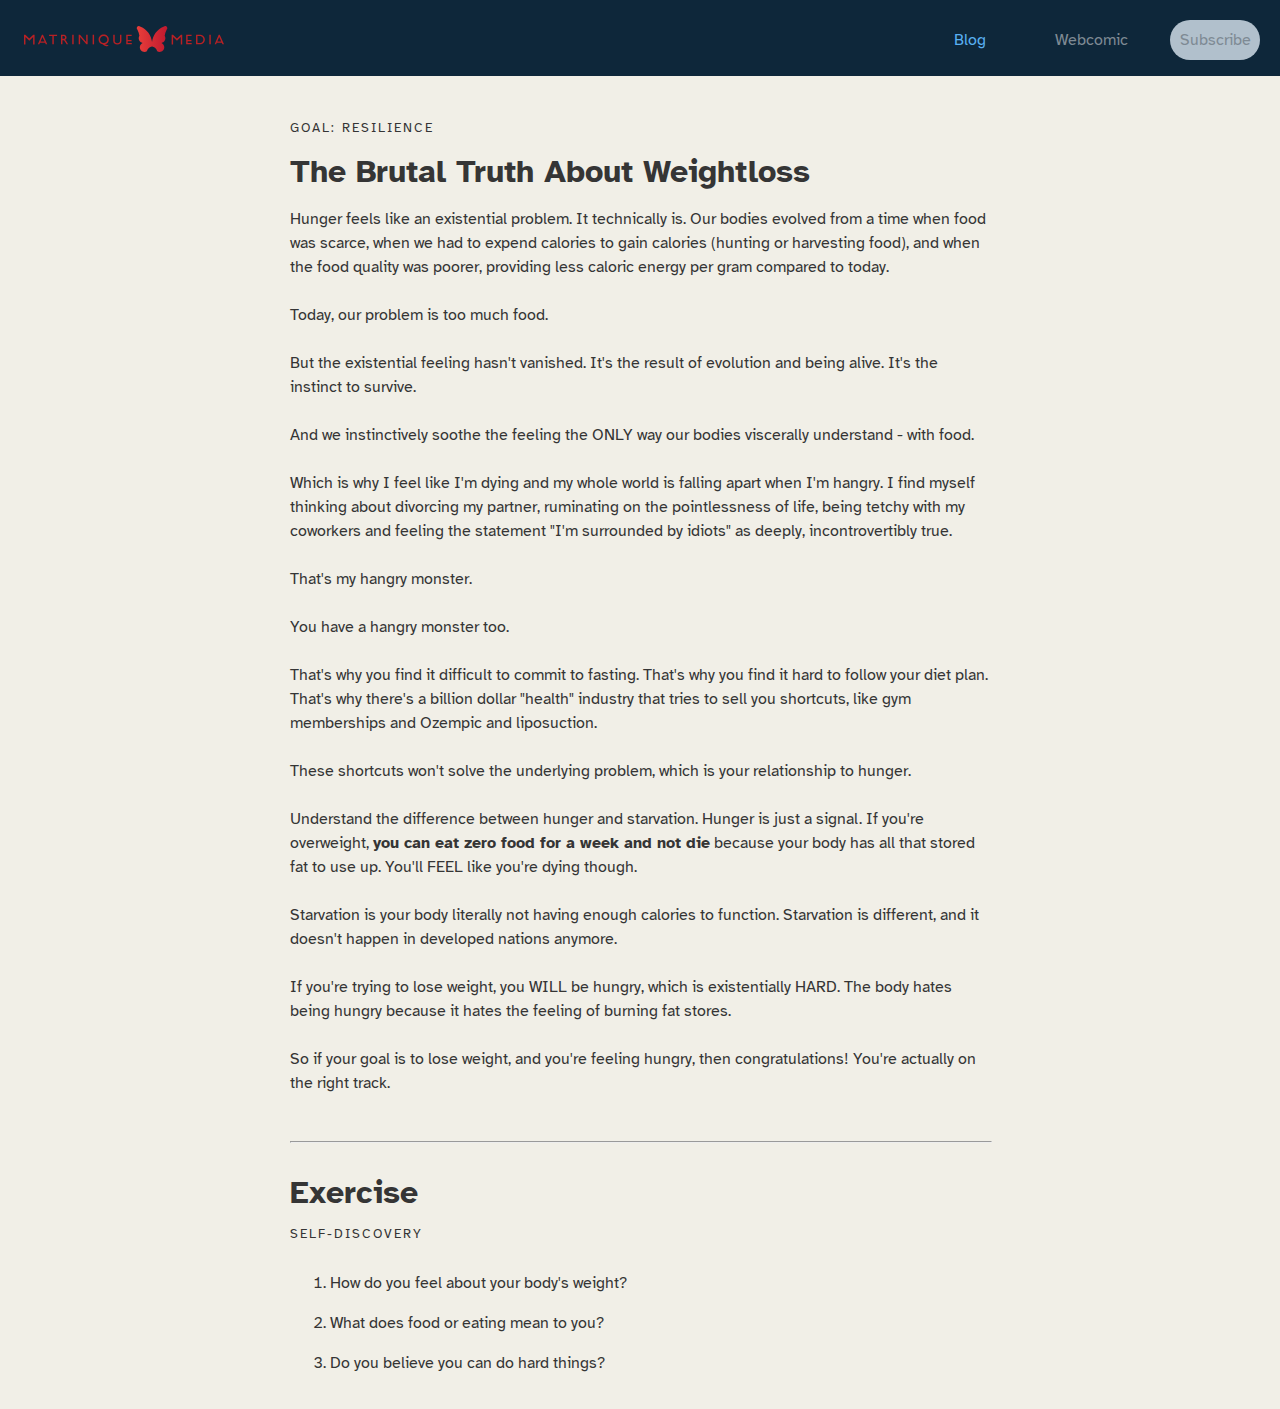
<file: blogArticle--The-Brutal-Truth-About-Weightloss.html>
<!DOCTYPE html>
<html lang="en-US">
    <head>
        <!-- Google tag (gtag.js) -->
<script async src="https://www.googletagmanager.com/gtag/js?id=G-JB24FCTZBK"></script>
<script>
  window.dataLayer = window.dataLayer || [];
  function gtag(){dataLayer.push(arguments);}
  gtag('js', new Date());

  gtag('config', 'G-JB24FCTZBK');
</script>

         <title>The Brutal Truth About Weightloss</title>
        <meta name="description" content="Weightloss feels shitty. If you're hungry, that means you're losing weight.">
        <meta charset="utf-8">
        <meta name="viewport" content="width=device-width, initial-scale=1">
        <link rel="icon" href="mtrnq_logo_butterfly.svg">
        <link rel="stylesheet" href="style.css">
        <link rel="preconnect" href="https://fonts.googleapis.com">
        <link rel="preconnect" href="https://fonts.gstatic.com" crossorigin>
        <link href="https://fonts.googleapis.com/css2?family=Atkinson+Hyperlegible:ital,wght@0,400;0,700;1,400;1,700&display=swap" rel="stylesheet">
    </head>
<div class="wrapper">
    <body>
            <header>
                <nav>
                    <div id="nav1">
                        <a href="index.html" id="Logo-main">
                            <!-- <img id="Logo-main" src="mtrnq_logo.svg"> -->
                        </a>
                    </div>
                    <div id="nav2">
                        <div class="MainMenuItem">
                        <a class="active-link-nav" href="BLOG-Select.html">Blog</a>
                        </div>
                        <div class="MainMenuItem">
                        <a class="disabled-link">Webcomic</a>
                        </div>
                        <div class="PrimaryButton-disabled">
                        <a>Subscribe</a>
                        </div>
                    </div>
                </nav>
            </header>

    <main>
       <section>
        <p class="eyebrow-text">
            GOAL: RESILIENCE
        </p>
        <h1>
            The Brutal Truth About Weightloss
        </h1>
        <p>
            Hunger feels like an existential problem. It technically is. Our bodies evolved from a time when food was scarce, when we had to expend calories to gain calories (hunting or harvesting food), and when the food quality was poorer, providing less caloric energy per gram compared to today.<br><br>

            Today, our problem is too much food.<br><br>

But the existential feeling hasn't vanished. It's the result of evolution and being alive. It's the instinct to survive.<br><br>

And we instinctively soothe the feeling the ONLY way our bodies viscerally understand - with food.<br><br>

Which is why I feel like I'm dying and my whole world is falling apart when I'm hangry. I find myself thinking about divorcing my partner, ruminating on the pointlessness of life, being tetchy with my coworkers and feeling the statement "I'm surrounded by idiots" as deeply, incontrovertibly true.<br><br>

That's my hangry monster.<br><br>

You have a hangry monster too.<br><br>

That's why you find it difficult to commit to fasting. That's why you find it hard to follow your diet plan. That's why there's a billion dollar "health" industry that tries to sell you shortcuts, like gym memberships and Ozempic and liposuction.<br><br>

These shortcuts won't solve the underlying problem, which is your relationship to hunger.<br><br>

Understand the difference between hunger and starvation. Hunger is just a signal. If you're overweight, <strong>you can eat zero food for a week and not die</strong> because your body has all that stored fat to use up. You'll FEEL like you're dying though.<br><br>

Starvation is your body literally not having enough calories to function. Starvation is different, and it doesn't happen in developed nations anymore.<br><br>

If you're trying to lose weight, you WILL be hungry, which is existentially HARD. The body hates being hungry because it hates the feeling of burning fat stores.<br><br>

So if your goal is to lose weight, and you're feeling hungry, then congratulations! You're actually on the right track.
        </p>
       </section>
       <section>
            <hr>
       </section>
       
       <section>
        <h1>
            Exercise
        </h1>
        <p class="eyebrow-text">
            SELF-DISCOVERY
        </p>
        <ol>
            <li>
                How do you feel about your body's weight?
            </li><br>
            <li>
                What does food or eating mean to you?
            </li><br>
            <li>
                Do you believe you can do hard things?
            </li><br>
        </ol>
       
       </section>
      </main>
    </body>
    </div>
</html>
</file>
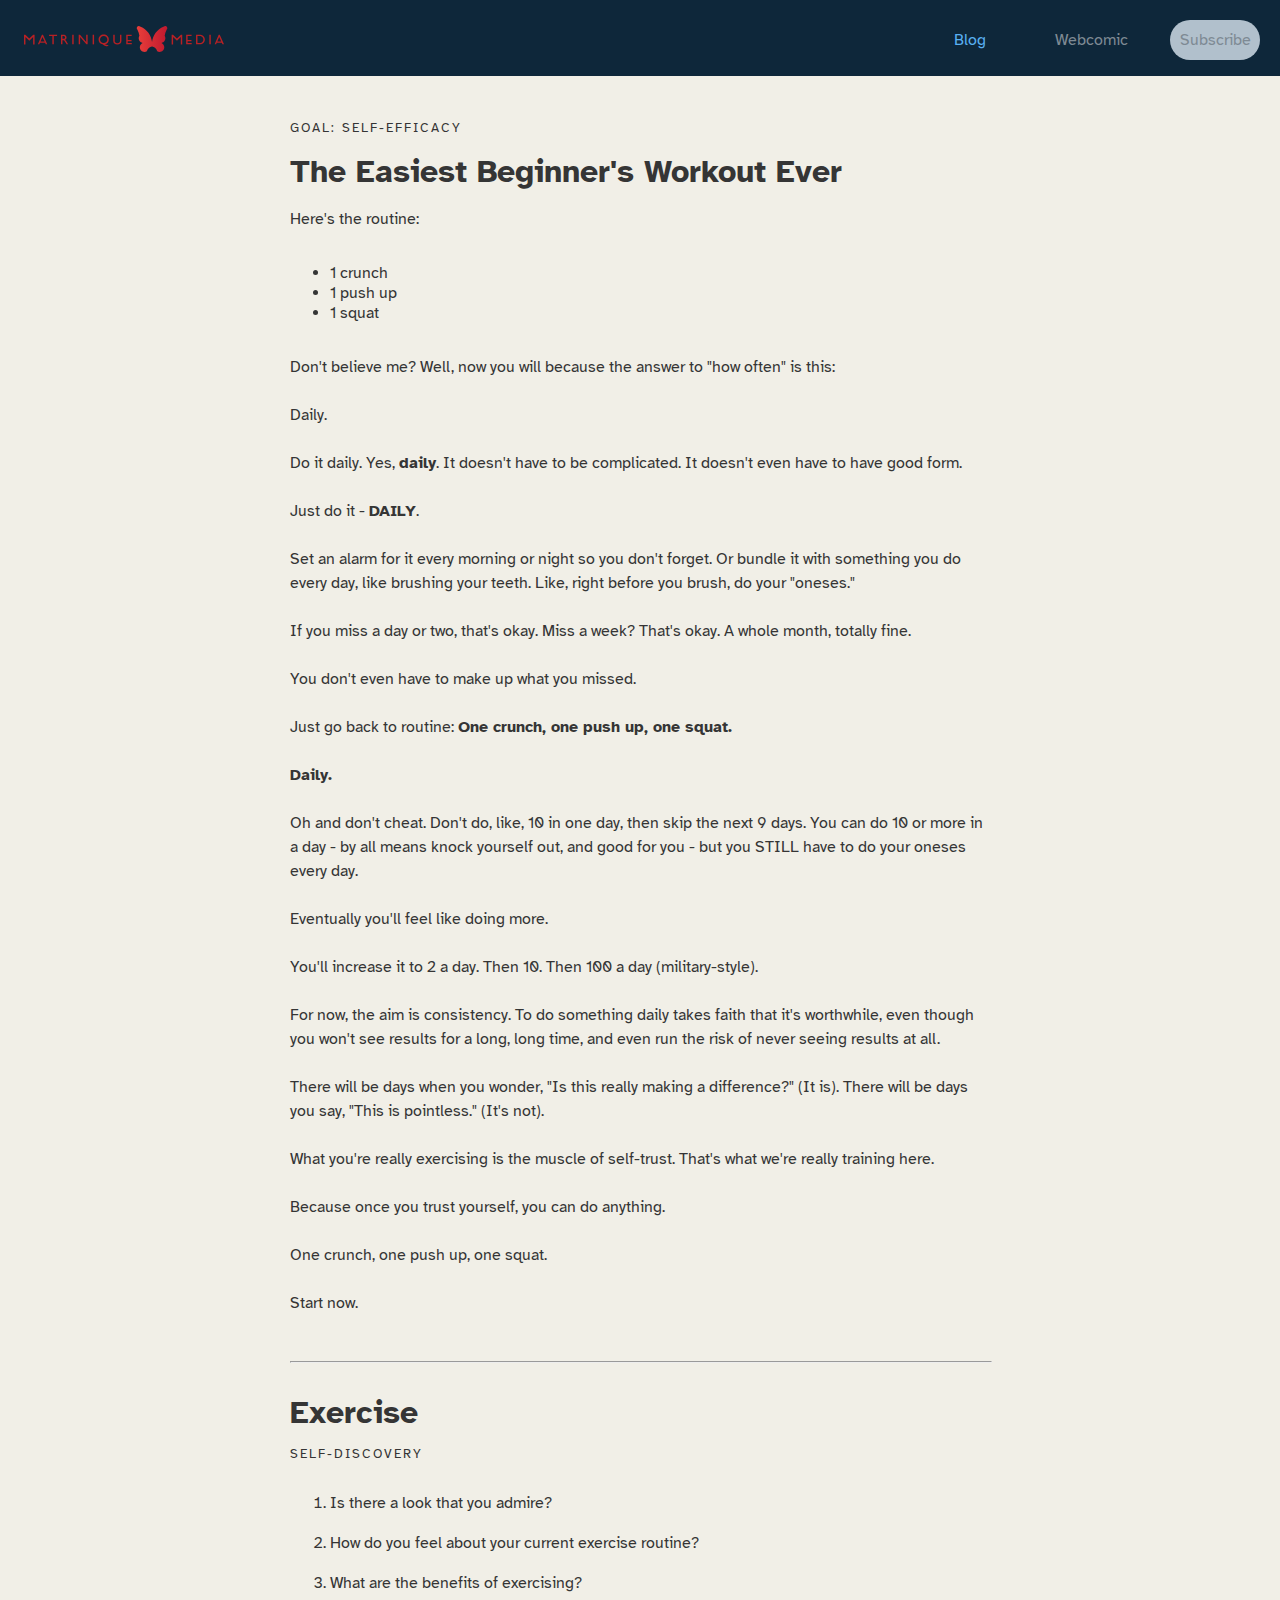
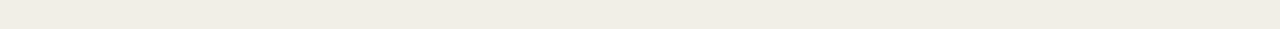
<file: blogArticle--The-Easiest-Beginners-Workout-Ever.html>
<!DOCTYPE html>
<html lang="en-US">
    <head>
        <!-- Google tag (gtag.js) -->
<script async src="https://www.googletagmanager.com/gtag/js?id=G-JB24FCTZBK"></script>
<script>
  window.dataLayer = window.dataLayer || [];
  function gtag(){dataLayer.push(arguments);}
  gtag('js', new Date());

  gtag('config', 'G-JB24FCTZBK');
</script>

         <title>The Easiest Beginner's Workout Ever</title>
        <meta name="description" content="Master this workout, and your whole life will fall into place.">
        <meta charset="utf-8">
        <meta name="viewport" content="width=device-width, initial-scale=1">
        <link rel="icon" href="mtrnq_logo_butterfly.svg">
        <link rel="stylesheet" href="style.css">
        <link rel="preconnect" href="https://fonts.googleapis.com">
        <link rel="preconnect" href="https://fonts.gstatic.com" crossorigin>
        <link href="https://fonts.googleapis.com/css2?family=Atkinson+Hyperlegible:ital,wght@0,400;0,700;1,400;1,700&display=swap" rel="stylesheet">
    </head>
<div class="wrapper">
    <body>
            <header>
                <nav>
                    <div id="nav1">
                        <a href="index.html" id="Logo-main">
                            <!-- <img id="Logo-main" src="mtrnq_logo.svg"> -->
                        </a>
                    </div>
                    <div id="nav2">
                        <div class="MainMenuItem">
                        <a class="active-link-nav" href="BLOG-Select.html">Blog</a>
                        </div>
                        <div class="MainMenuItem">
                        <a class="disabled-link">Webcomic</a>
                        </div>
                        <div class="PrimaryButton-disabled">
                        <a>Subscribe</a>
                        </div>
                    </div>
                </nav>
            </header>

    <main>
       <section>
        <p class="eyebrow-text">
            GOAL: SELF-EFFICACY
        </p>
        <h1>
            The Easiest Beginner's Workout Ever
        </h1>
        <p>
            Here's the routine:
        </p>
        <ul>
            <li>1 crunch</li>
            <li>1 push up</li>
            <li>1 squat</li>
        </ul>
        <p>
Don't believe me? Well, now you will because the answer to "how often" is this:<br><br>

Daily.<br><br>

Do it daily. Yes, <strong>daily</strong>. It doesn't have to be complicated. It doesn't even have to have good form.<br><br>

Just do it - <strong>DAILY</strong>.<br><br>

Set an alarm for it every morning or night so you don't forget. Or bundle it with something you do every day, like brushing your teeth. Like, right before you brush, do your "oneses."<br><br>

If you miss a day or two, that's okay. Miss a week? That's okay. A whole month, totally fine.<br><br>

You don't even have to make up what you missed.<br><br>

Just go back to routine: <strong>One crunch, one push up, one squat.</strong><br><br>

<strong>Daily.</strong><br><br>

Oh and don't cheat. Don't do, like, 10 in one day, then skip the next 9 days. You can do 10 or more in a day - by all means knock yourself out, and good for you - but you STILL have to do your oneses every day.<br><br>

Eventually you'll feel like doing more.<br><br>

You'll increase it to 2 a day. Then 10. Then 100 a day (military-style).<br><br>

For now, the aim is consistency. To do something daily takes faith that it's worthwhile, even though you won't see results for a long, long time, and even run the risk of never seeing results at all.<br><br>

There will be days when you wonder, "Is this really making a difference?" (It is). There will be days you say, "This is pointless." (It's not).<br><br>

What you're really exercising is the muscle of self-trust. That's what we're really training here.<br><br>

Because once you trust yourself, you can do anything.<br><br>

One crunch, one push up, one squat.<br><br>

Start now.

        </p>
       </section>
       <section>
            <hr>
       </section>
       
       <section>
        <h1>
            Exercise
        </h1>
        <p class="eyebrow-text">
            SELF-DISCOVERY
        </p>
        <ol>
            <li>
                Is there a look that you admire?
            </li><br>
            <li>
                How do you feel about your current exercise routine?
            </li><br>
            <li>
                What are the benefits of exercising?
            </li><br>
        </ol>
       
       </section>
      </main>
    </body>
    </div>
</html>
</file>
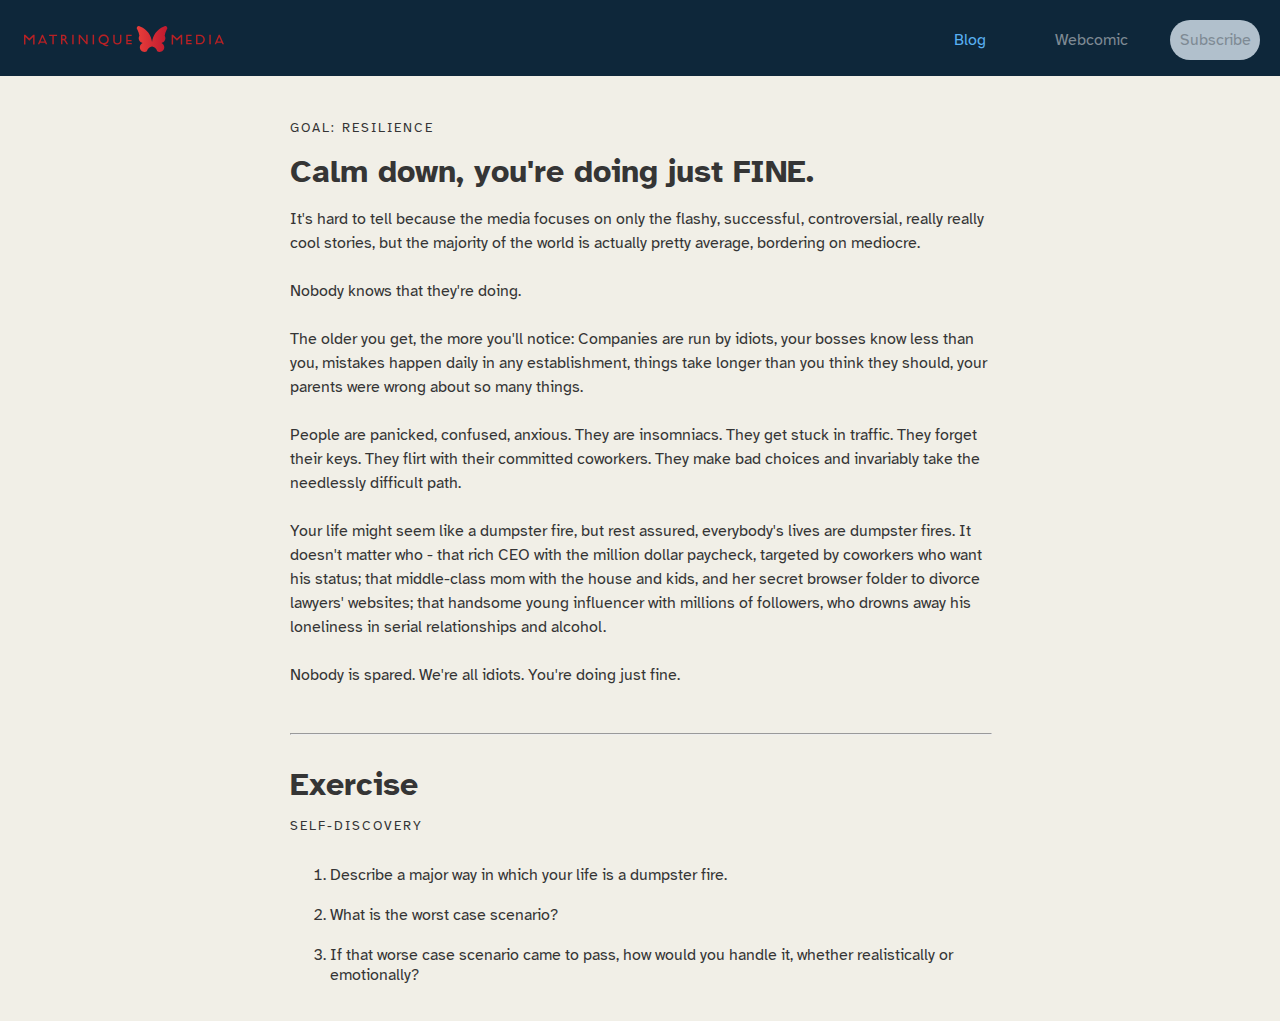
<file: blogArticle-calmDownUrFine.html>
<!DOCTYPE html>
<html lang="en-US">
    <head>
        <!-- Google tag (gtag.js) -->
<script async src="https://www.googletagmanager.com/gtag/js?id=G-JB24FCTZBK"></script>
<script>
  window.dataLayer = window.dataLayer || [];
  function gtag(){dataLayer.push(arguments);}
  gtag('js', new Date());

  gtag('config', 'G-JB24FCTZBK');
</script>

         <title>Calm down, you're doing just fine</title>
        <meta name="description" content="It's hard to tell because media focuses on the flashy or appalling, but most of the world is average, bordering on mediocre.">
        <meta charset="utf-8">
        <meta name="viewport" content="width=device-width, initial-scale=1">
        <link rel="icon" href="mtrnq_logo_butterfly.svg">
        <link rel="stylesheet" href="style.css">
        <link rel="preconnect" href="https://fonts.googleapis.com">
        <link rel="preconnect" href="https://fonts.gstatic.com" crossorigin>
        <link href="https://fonts.googleapis.com/css2?family=Atkinson+Hyperlegible:ital,wght@0,400;0,700;1,400;1,700&display=swap" rel="stylesheet">
    </head>
<div class="wrapper">
    <body>
            <header>
                <nav>
                    <div id="nav1">
                        <a href="index.html" id="Logo-main">
                            <!-- <img id="Logo-main" src="mtrnq_logo.svg"> -->
                        </a>
                    </div>
                    <div id="nav2">
                        <div class="MainMenuItem">
                        <a class="active-link-nav" href="BLOG-Select.html">Blog</a>
                        </div>
                        <div class="MainMenuItem">
                        <a class="disabled-link">Webcomic</a>
                        </div>
                        <div class="PrimaryButton-disabled">
                        <a>Subscribe</a>
                        </div>
                    </div>
                </nav>
            </header>

    <main>
       <section>
        <p class="eyebrow-text">
            GOAL: RESILIENCE
        </p>
        <h1>
            Calm down, you're doing just FINE.
        </h1>
        <p>
            It's hard to tell because the media focuses on only the flashy, successful, controversial, really really cool stories, but the majority of the world is actually pretty average, bordering on mediocre. <br><br>

            Nobody knows that they're doing.<br><br>

The older you get, the more you'll notice: Companies are run by idiots, your bosses know less than you, mistakes happen daily in any establishment, things take longer than you think they should, your parents were wrong about so many things.<br><br>

People are panicked, confused, anxious. They are insomniacs. They get stuck in traffic. They forget their keys. They flirt with their committed coworkers. They make bad choices and invariably take the needlessly difficult path.<br><br>

Your life might seem like a dumpster fire, but rest assured, everybody's lives are dumpster fires. It doesn't matter who - that rich CEO with the million dollar paycheck, targeted by coworkers who want his status; that middle-class mom with the house and kids, and her secret browser folder to divorce lawyers' websites; that handsome young influencer with millions of followers, who drowns away his loneliness in serial relationships and alcohol.<br><br>

Nobody is spared. We're all idiots.  You're doing just fine.
        </p>
       </section>
       <section>
            <hr>
       </section>
       
       <section>
        <h1>
            Exercise
        </h1>
        <p class="eyebrow-text">
            SELF-DISCOVERY
        </p>
        <ol>
            <li>
                Describe a major way in which your life is a dumpster fire.
            </li><br>
            <li>
                What is the worst case scenario?
            </li><br>
            <li>
                If that worse case scenario came to pass, how would you handle it, whether realistically or emotionally?
            </li><br>
        </ol>
       
       </section>
      </main>
    </body>
    </div>
</html>
</file>
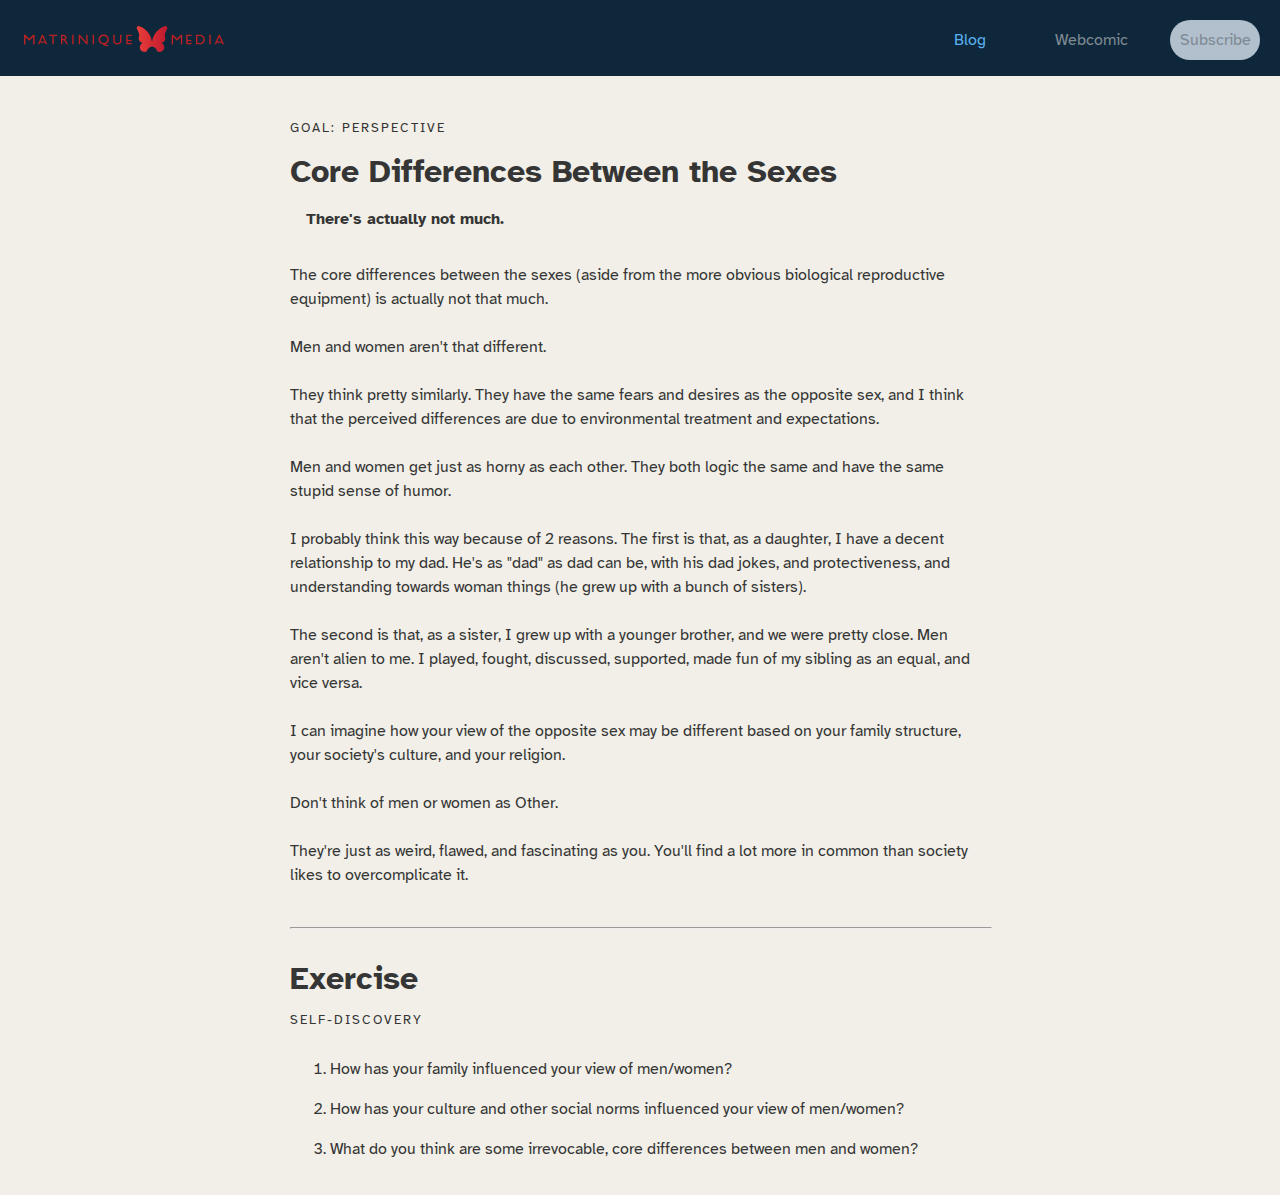
<file: blogArticle-CoreDiffBwSexes.html>
<!DOCTYPE html>
<html lang="en-US">
    <head>
        <!-- Google tag (gtag.js) -->
<script async src="https://www.googletagmanager.com/gtag/js?id=G-JB24FCTZBK"></script>
<script>
  window.dataLayer = window.dataLayer || [];
  function gtag(){dataLayer.push(arguments);}
  gtag('js', new Date());

  gtag('config', 'G-JB24FCTZBK');
</script>

        <title>Core Differences Between the Sexes</title>
        <meta name="description" content="Aside from the more obvious biological reproductive equipment, there's actually not much.">
        <meta charset="utf-8">
        <meta name="viewport" content="width=device-width, initial-scale=1">
        <link rel="icon" href="mtrnq_logo_butterfly.svg">
        <link rel="stylesheet" href="style.css">
        <link rel="preconnect" href="https://fonts.googleapis.com">
        <link rel="preconnect" href="https://fonts.gstatic.com" crossorigin>
        <link href="https://fonts.googleapis.com/css2?family=Atkinson+Hyperlegible:ital,wght@0,400;0,700;1,400;1,700&display=swap" rel="stylesheet">
    </head>
   <body>
    <div class="wrapper">
            <header>
                <nav>
                    <div id="nav1">
                        <a href="index.html" id="Logo-main">
                            <!-- <img id="Logo-main" src="mtrnq_logo.svg"> -->
                        </a>
                    </div>
                    <div id="nav2">
                        <div class="MainMenuItem">
                        <a class="active-link-nav" href="BLOG-Select.html">Blog</a>
                        </div>
                        <div class="MainMenuItem">
                        <a class="disabled-link">Webcomic</a>
                        </div>
                        <div class="PrimaryButton-disabled">
                        <a>Subscribe</a>
                        </div>
                    </div>
                </nav>
            </header>
 <main>
       <section>
        <p class="eyebrow-text">
            GOAL: PERSPECTIVE
        </p>
        <h1>
            Core Differences Between the Sexes
        </h1>
        <p class="subtitle">
            There's actually not much.
        </p>
        <p>
            The core differences between the sexes (aside from the more obvious biological reproductive equipment) is actually not that much.<br><br>

Men and women aren't that different.<br><br>

They think pretty similarly. They have the same fears and desires as the opposite sex, and I think that the perceived differences are due to environmental treatment and expectations.<br><br>

Men and women get just as horny as each other. They both logic the same and have the same stupid sense of humor.<br><br>

I probably think this way because of 2 reasons. The first is that, as a daughter, I have a decent relationship to my dad. He's as "dad" as dad can be, with his dad jokes, and protectiveness, and understanding towards woman things (he grew up with a bunch of sisters).<br><br>

The second is that, as a sister, I grew up with a younger brother, and we were pretty close. Men aren't alien to me. I played, fought, discussed, supported, made fun of my sibling as an equal, and vice versa.<br><br>

I can imagine how your view of the opposite sex may be different based on your family structure, your society's culture, and your religion.<br><br>

Don't think of men or women as Other.<br><br>

They're just as weird, flawed, and fascinating as you.  You'll find a lot more in common than society likes to overcomplicate it.<br><br>

        </p>
       </section>
       <hr>
       <section>
        <h1>
            Exercise
        </h1>
        <p class="eyebrow-text">
            SELF-DISCOVERY
        </p>
        <ol>
            <li>
                How has your family influenced your view of men/women?
            </li><br>
            <li>
                How has your culture and other social norms influenced your view of men/women?
            </li><br>
            <li>
                What do you think are some irrevocable, core differences between men and women?
            </li><br>
        </ol>
       
       </section>
      </main>
    </body>
    </div>
</html>
</file>
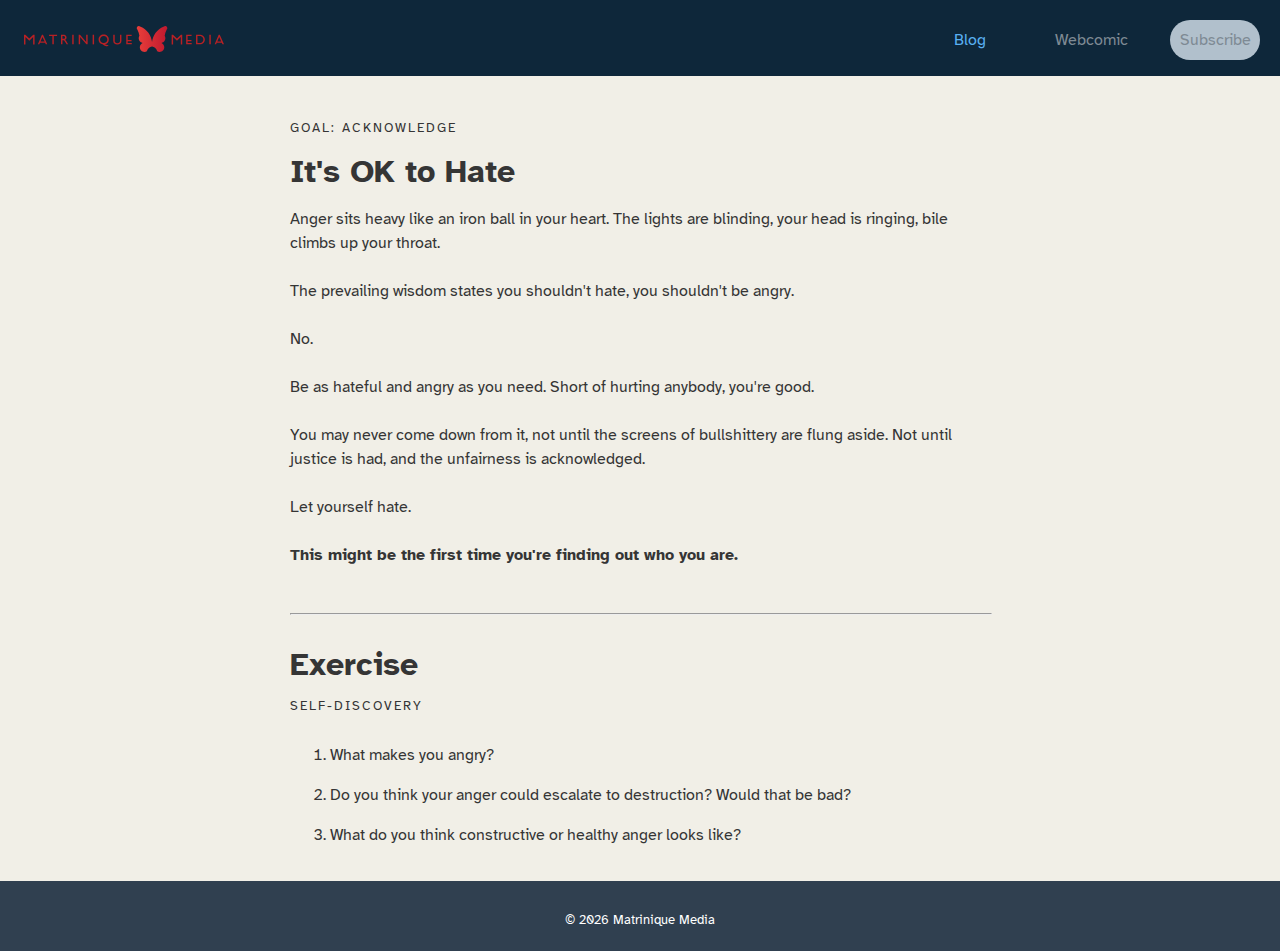
<file: Acknowledge/blogArticle-Its-OK-to-Hate.html>
<!DOCTYPE html>
<html lang="en-US">
    <head>
        <!-- Google tag (gtag.js) -->
<script async src="https://www.googletagmanager.com/gtag/js?id=G-JB24FCTZBK"></script>
<script>
  window.dataLayer = window.dataLayer || [];
  function gtag(){dataLayer.push(arguments);}
  gtag('js', new Date());

  gtag('config', 'G-JB24FCTZBK');
</script>

         <title>It's OK to Hate</title>
        <meta name="description" content="The good side of hatred.">
        <meta charset="utf-8">
        <meta name="viewport" content="width=device-width, initial-scale=1">
        <link rel="icon" href="/mtrnq_logo_butterfly.svg">
        <link rel="stylesheet" href="/style.css">
        <link rel="preconnect" href="https://fonts.googleapis.com">
        <link rel="preconnect" href="https://fonts.gstatic.com" crossorigin>
        <link href="https://fonts.googleapis.com/css2?family=Atkinson+Hyperlegible:ital,wght@0,400;0,700;1,400;1,700&display=swap" rel="stylesheet">
    </head>
<div class="wrapper">
    <body>
            <header>
                <nav>
                    <div id="nav1">
                        <a href="/index.html" id="Logo-main">
                            <!-- <img id="Logo-main" src="mtrnq_logo.svg"> -->
                        </a>
                    </div>
                    <div id="nav2">
                        <div class="MainMenuItem">
                        <a class="active-link-nav" href="/BLOG-Select.html">Blog</a>
                        </div>
                        <div class="MainMenuItem">
                        <a class="disabled-link">Webcomic</a>
                        </div>
                        <div class="PrimaryButton-disabled">
                        <a>Subscribe</a>
                        </div>
                    </div>
                </nav>
            </header>

    <main>
       <section>
        <p class="eyebrow-text">
            GOAL: ACKNOWLEDGE
        </p>
        <h1>
            It's OK to Hate
        </h1>
        <p>
            Anger sits heavy like an iron ball in your heart. The lights are blinding, your head is ringing, bile climbs up your throat.<br><br>

            The prevailing wisdom states you shouldn't hate, you shouldn't be angry.<br><br>

No.<br><br>

Be as hateful and angry as you need. Short of hurting anybody, you're good.<br><br>

You may never come down from it, not until the screens of bullshittery are flung aside. Not until justice is had, and the unfairness is acknowledged.<br><br>

Let yourself hate.<br><br>

<strong>This might be the first time you're finding out who you are.</strong>
        </p>
       </section>
       <section>
            <hr>
       </section>
       
       <section>
        <h1>
            Exercise
        </h1>
        <p class="eyebrow-text">
            SELF-DISCOVERY
        </p>
        <ol>
            <li>
                What makes you angry?
            </li><br>
            <li>
                Do you think your anger could escalate to destruction? Would that be bad?
            </li><br>
            <li>
                What do you think constructive or healthy anger looks like?
            </li><br>
        </ol>
       
       </section>
      </main>
      <footer>
                <p>© 2026 Matrinique Media</p>
            </footer>
    </body>
    </div>
</html>
</file>
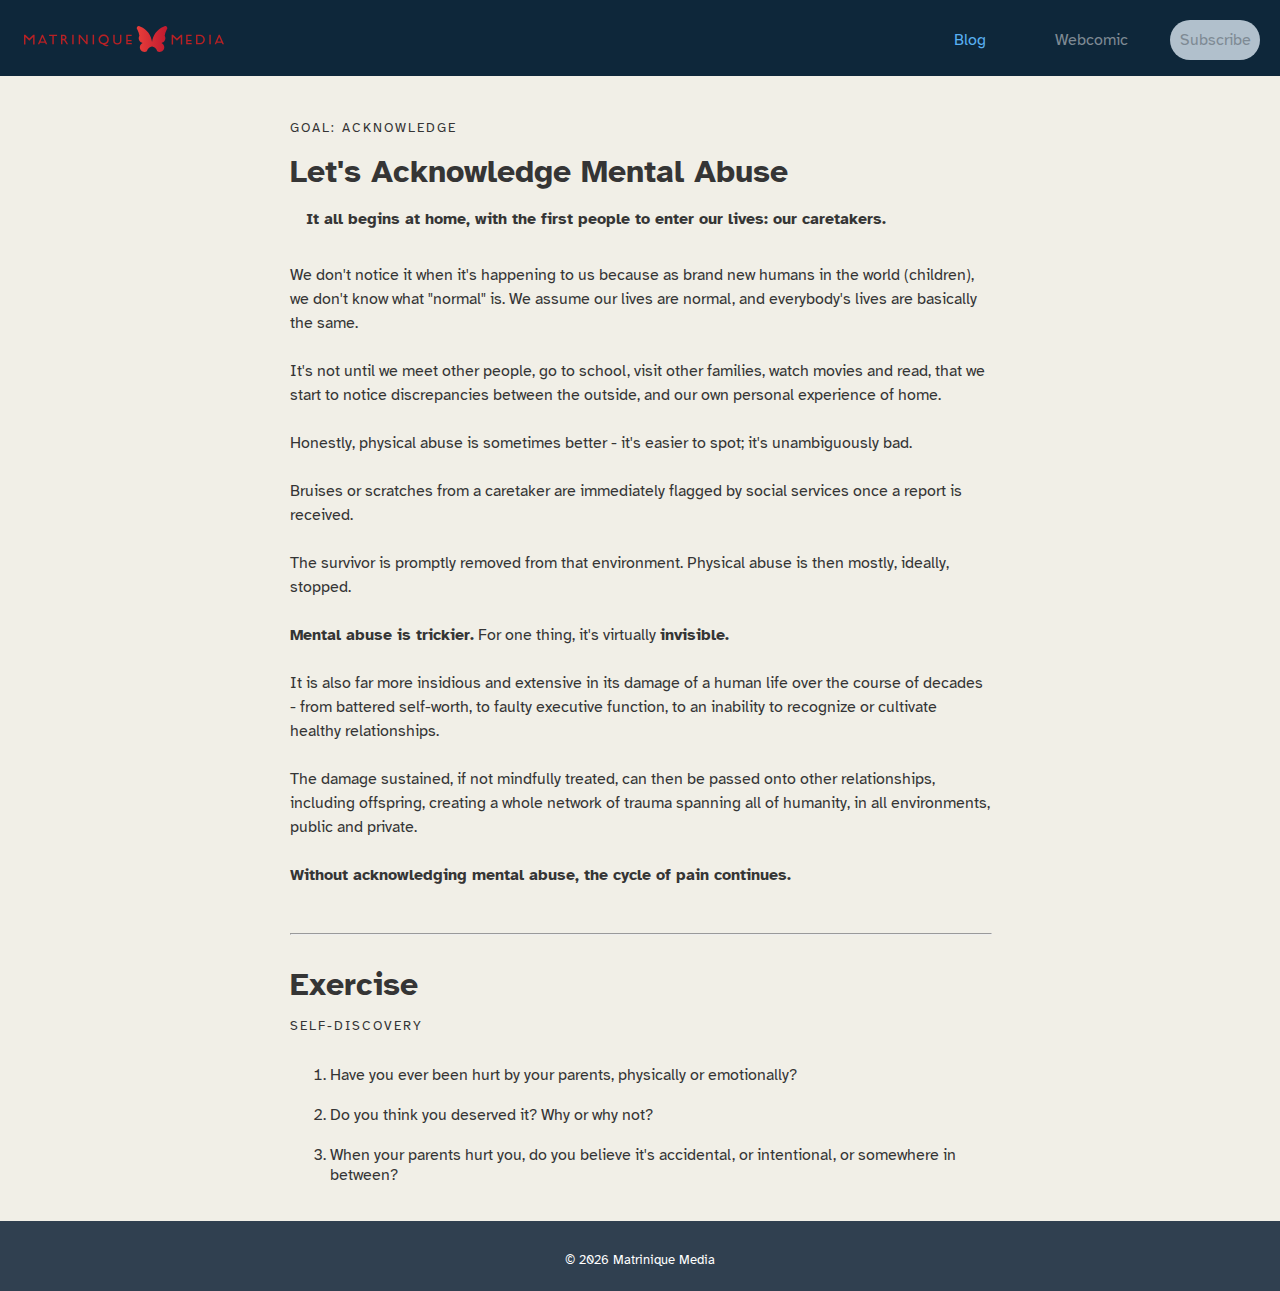
<file: Acknowledge/blogArticle-Lets-Acknowledge-Mental-Abuse.html>
<!DOCTYPE html>
<html lang="en-US">
    <head>
        <!-- Google tag (gtag.js) -->
<script async src="https://www.googletagmanager.com/gtag/js?id=G-JB24FCTZBK"></script>
<script>
  window.dataLayer = window.dataLayer || [];
  function gtag(){dataLayer.push(arguments);}
  gtag('js', new Date());

  gtag('config', 'G-JB24FCTZBK');
</script>

         <title>Let's Acknowledge Mental Abuse</title>
        <meta name="description" content="The single biggest reason for all the bad in the world.">
        <meta charset="utf-8">
        <meta name="viewport" content="width=device-width, initial-scale=1">
        <link rel="icon" href="/mtrnq_logo_butterfly.svg">
        <link rel="stylesheet" href="/style.css">
        <link rel="preconnect" href="https://fonts.googleapis.com">
        <link rel="preconnect" href="https://fonts.gstatic.com" crossorigin>
        <link href="https://fonts.googleapis.com/css2?family=Atkinson+Hyperlegible:ital,wght@0,400;0,700;1,400;1,700&display=swap" rel="stylesheet">
    </head>
<div class="wrapper">
    <body>
            <header>
                <nav>
                    <div id="nav1">
                        <a href="/index.html" id="Logo-main">
                            <!-- <img id="Logo-main" src="mtrnq_logo.svg"> -->
                        </a>
                    </div>
                    <div id="nav2">
                        <div class="MainMenuItem">
                        <a class="active-link-nav" href="/BLOG-Select.html">Blog</a>
                        </div>
                        <div class="MainMenuItem">
                        <a class="disabled-link">Webcomic</a>
                        </div>
                        <div class="PrimaryButton-disabled">
                        <a>Subscribe</a>
                        </div>
                    </div>
                </nav>
            </header>

    <main>
       <section>
        <p class="eyebrow-text">
            GOAL: ACKNOWLEDGE
        </p>
        <h1>
            Let's Acknowledge Mental Abuse
        </h1>
        <p class="subtitle">
            It all begins at home, with the first people to enter our lives: our caretakers.
        </p>
        <p>
            We don't notice it when it's happening to us because as brand new humans in the world (children), we don't know what "normal" is. We assume our lives are normal, and everybody's lives are basically the same.<br><br>

            It's not until we meet other people, go to school, visit other families, watch movies and read, that we start to notice discrepancies between the outside, and our own personal experience of home.<br><br>

Honestly, physical abuse is sometimes better - it's easier to spot; it's unambiguously bad.<br><br>

Bruises or scratches from a caretaker are immediately flagged by social services once a report is received.<br><br>

The survivor is promptly removed from that environment. Physical abuse is then mostly, ideally, stopped.<br><br>

<strong>Mental abuse is trickier.</strong> For one thing, it's virtually <strong>invisible.</strong><br><br>

It is also far more insidious and extensive in its damage of a human life over the course of decades - from battered self-worth, to faulty executive function, to an inability to recognize or cultivate healthy relationships.<br><br>

The damage sustained, if not mindfully treated, can then be passed onto other relationships, including offspring, creating a whole network of trauma spanning all of humanity, in all environments, public and private.<br><br>

<strong>Without acknowledging mental abuse, the cycle of pain continues.</strong>
        </p>
       </section>
       <section>
            <hr>
       </section>
       
       <section>
        <h1>
            Exercise
        </h1>
        <p class="eyebrow-text">
            SELF-DISCOVERY
        </p>
        <ol>
            <li>
                Have you ever been hurt by your parents, physically or emotionally?
            </li><br>
            <li>
                Do you think you deserved it? Why or why not?
            </li><br>
            <li>
                When your parents hurt you, do you believe it's accidental, or intentional, or somewhere in between?
            </li><br>
        </ol>
       
       </section>
      </main>
      <footer>
                <p>© 2026 Matrinique Media</p>
            </footer>
    </body>
    </div>
</html>
</file>
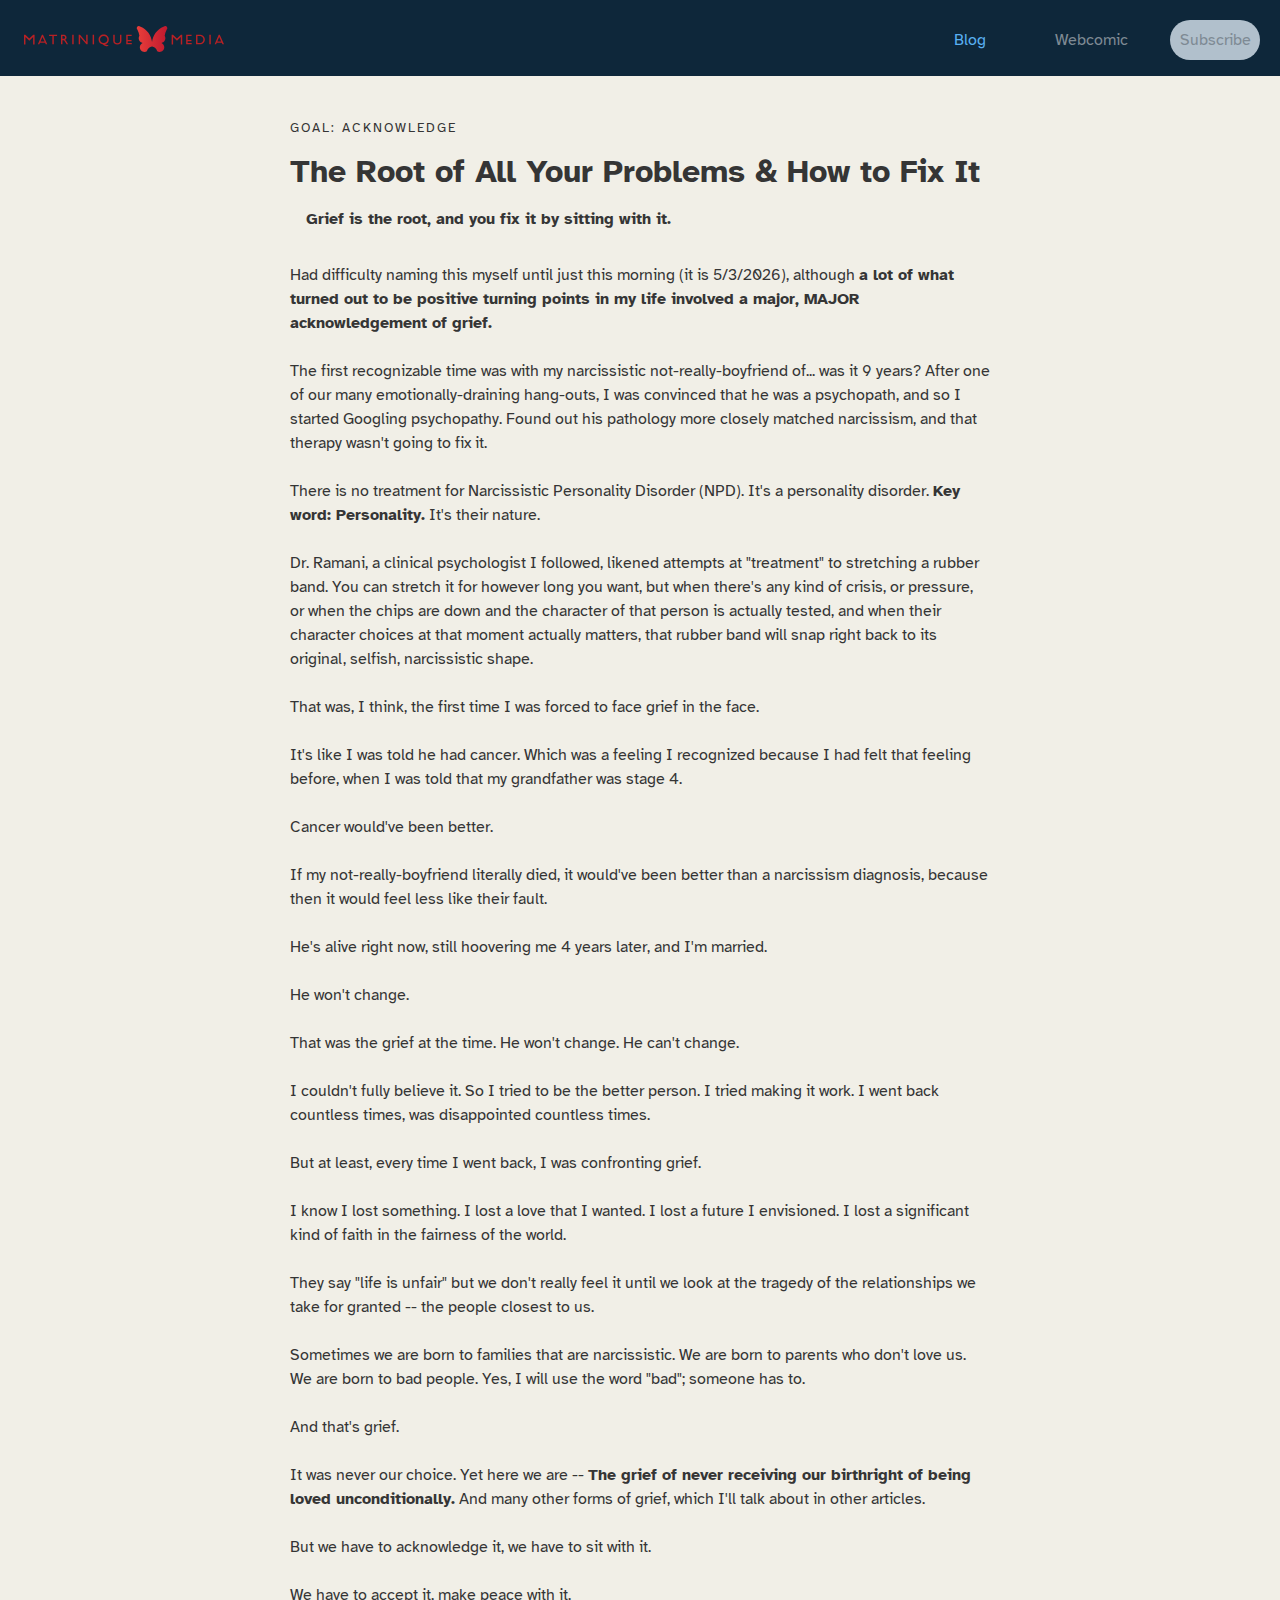
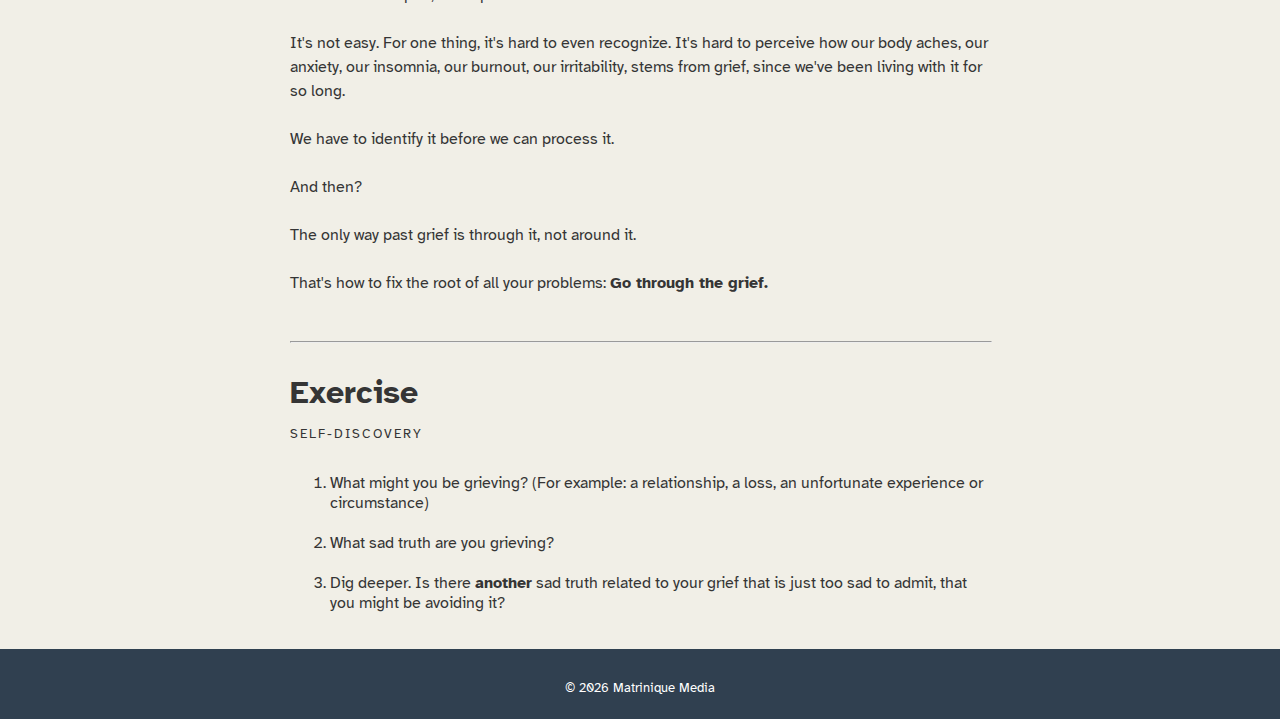
<file: Acknowledge/blogArticle-The-Root-of-All-Your-Problems-&-How-to-Fix-It.html>
<!DOCTYPE html>
<html lang="en-US">
    <head>
        <!-- Google tag (gtag.js) -->
<script async src="https://www.googletagmanager.com/gtag/js?id=G-JB24FCTZBK"></script>
<script>
  window.dataLayer = window.dataLayer || [];
  function gtag(){dataLayer.push(arguments);}
  gtag('js', new Date());

  gtag('config', 'G-JB24FCTZBK');
</script>

         <title>The Root of All Your Problems & How to Fix It</title>
        <meta name="description" content="Grief is the root, and you fix it by sitting with it.">
        <meta charset="utf-8">
        <meta name="viewport" content="width=device-width, initial-scale=1">
        <link rel="icon" href="/mtrnq_logo_butterfly.svg">
        <link rel="stylesheet" href="/style.css">
        <link rel="preconnect" href="https://fonts.googleapis.com">
        <link rel="preconnect" href="https://fonts.gstatic.com" crossorigin>
        <link href="https://fonts.googleapis.com/css2?family=Atkinson+Hyperlegible:ital,wght@0,400;0,700;1,400;1,700&display=swap" rel="stylesheet">
    </head>
<div class="wrapper">
    <body>
            <header>
                <nav>
                    <div id="nav1">
                        <a href="/index.html" id="Logo-main">
                            <!-- <img id="Logo-main" src="mtrnq_logo.svg"> -->
                        </a>
                    </div>
                    <div id="nav2">
                        <div class="MainMenuItem">
                        <a class="active-link-nav" href="/BLOG-Select.html">Blog</a>
                        </div>
                        <div class="MainMenuItem">
                        <a class="disabled-link">Webcomic</a>
                        </div>
                        <div class="PrimaryButton-disabled">
                        <a>Subscribe</a>
                        </div>
                    </div>
                </nav>
            </header>

    <main>
       <section>
        <p class="eyebrow-text">
            GOAL: ACKNOWLEDGE
        </p>
        <h1>
            The Root of All Your Problems & How to Fix It
        </h1>
        <p class="subtitle">
            Grief is the root, and you fix it by sitting with it.
        </p>
        <p>
            Had difficulty naming this myself until just this morning (it is 5/3/2026), although <strong>a lot of what turned out to be positive turning points in my life involved a major, MAJOR acknowledgement of grief.</strong><br><br>

           The first recognizable time was with my narcissistic not-really-boyfriend of... was it 9 years? After one of our many emotionally-draining hang-outs, I was convinced that he was a psychopath, and so I started Googling psychopathy. Found out his pathology more closely matched narcissism, and that therapy wasn't going to fix it.<br><br>

There is no treatment for Narcissistic Personality Disorder (NPD). It's a personality disorder. <strong>Key word: Personality.</strong> It's their nature.<br><br>

Dr. Ramani, a clinical psychologist I followed, likened attempts at "treatment" to stretching a rubber band. You can stretch it for however long you want, but when there's any kind of crisis, or pressure, or when the chips are down and the character of that person is actually tested, and when their character choices at that moment actually matters, that rubber band will snap right back to its original, selfish, narcissistic shape.<br><br>

That was, I think, the first time I was forced to face grief in the face.<br><br>

It's like I was told he had cancer. Which was a feeling I recognized because I had felt that feeling before, when I was told that my grandfather was stage 4.<br><br>

Cancer would've been better.<br><br>

If my not-really-boyfriend literally died, it would've been better than a narcissism diagnosis, because then it would feel less like their fault.<br><br>

He's alive right now, still hoovering me 4 years later, and I'm married.<br><br>

He won't change.<br><br>

That was the grief at the time. He won't change. He can't change.<br><br>

I couldn't fully believe it. So I tried to be the better person. I tried making it work. I went back countless times, was disappointed countless times.<br><br>

But at least, every time I went back, I was confronting grief.<br><br>

I know I lost something. I lost a love that I wanted. I lost a future I envisioned. I lost a significant kind of faith in the fairness of the world.<br><br>

They say "life is unfair" but we don't really feel it until we look at the tragedy of the relationships we take for granted -- the people closest to us.<br><br>

Sometimes we are born to families that are narcissistic. We are born to parents who don't love us. We are born to bad people. Yes, I will use the word "bad"; someone has to.<br><br>

And that's grief.<br><br>

It was never our choice. Yet here we are -- <strong>The grief of never receiving our birthright of being loved unconditionally.</strong> And many other forms of grief, which I'll talk about in other articles.<br><br>

But we have to acknowledge it, we have to sit with it.<br><br>

We have to accept it, make peace with it.<br><br>

It's not easy. For one thing, it's hard to even recognize. It's hard to perceive how our body aches, our anxiety, our insomnia, our burnout, our irritability, stems from grief, since we've been living with it for so long.<br><br>

We have to identify it before we can process it.<br><br>

And then?<br><br>

The only way past grief is through it, not around it.<br><br>

That's how to fix the root of all your problems: <strong>Go through the grief.</strong>

        </p>
       </section>
       <section>
            <hr>
       </section>
       
       <section>
        <h1>
            Exercise
        </h1>
        <p class="eyebrow-text">
            SELF-DISCOVERY
        </p>
        <ol>
            <li>
                What might you be grieving? (For example: a relationship, a loss, an unfortunate experience or circumstance)
            </li><br>
            <li>
                What sad truth are you grieving?
            </li><br>
            <li>
                Dig deeper. Is there <strong>another</strong> sad truth related to your grief that is just too sad to admit, that you might be avoiding it?
            </li><br>
        </ol>
       
       </section>
      </main>
      <footer>
                <p>© 2026 Matrinique Media</p>
            </footer>
    </body>
    </div>
</html>
</file>
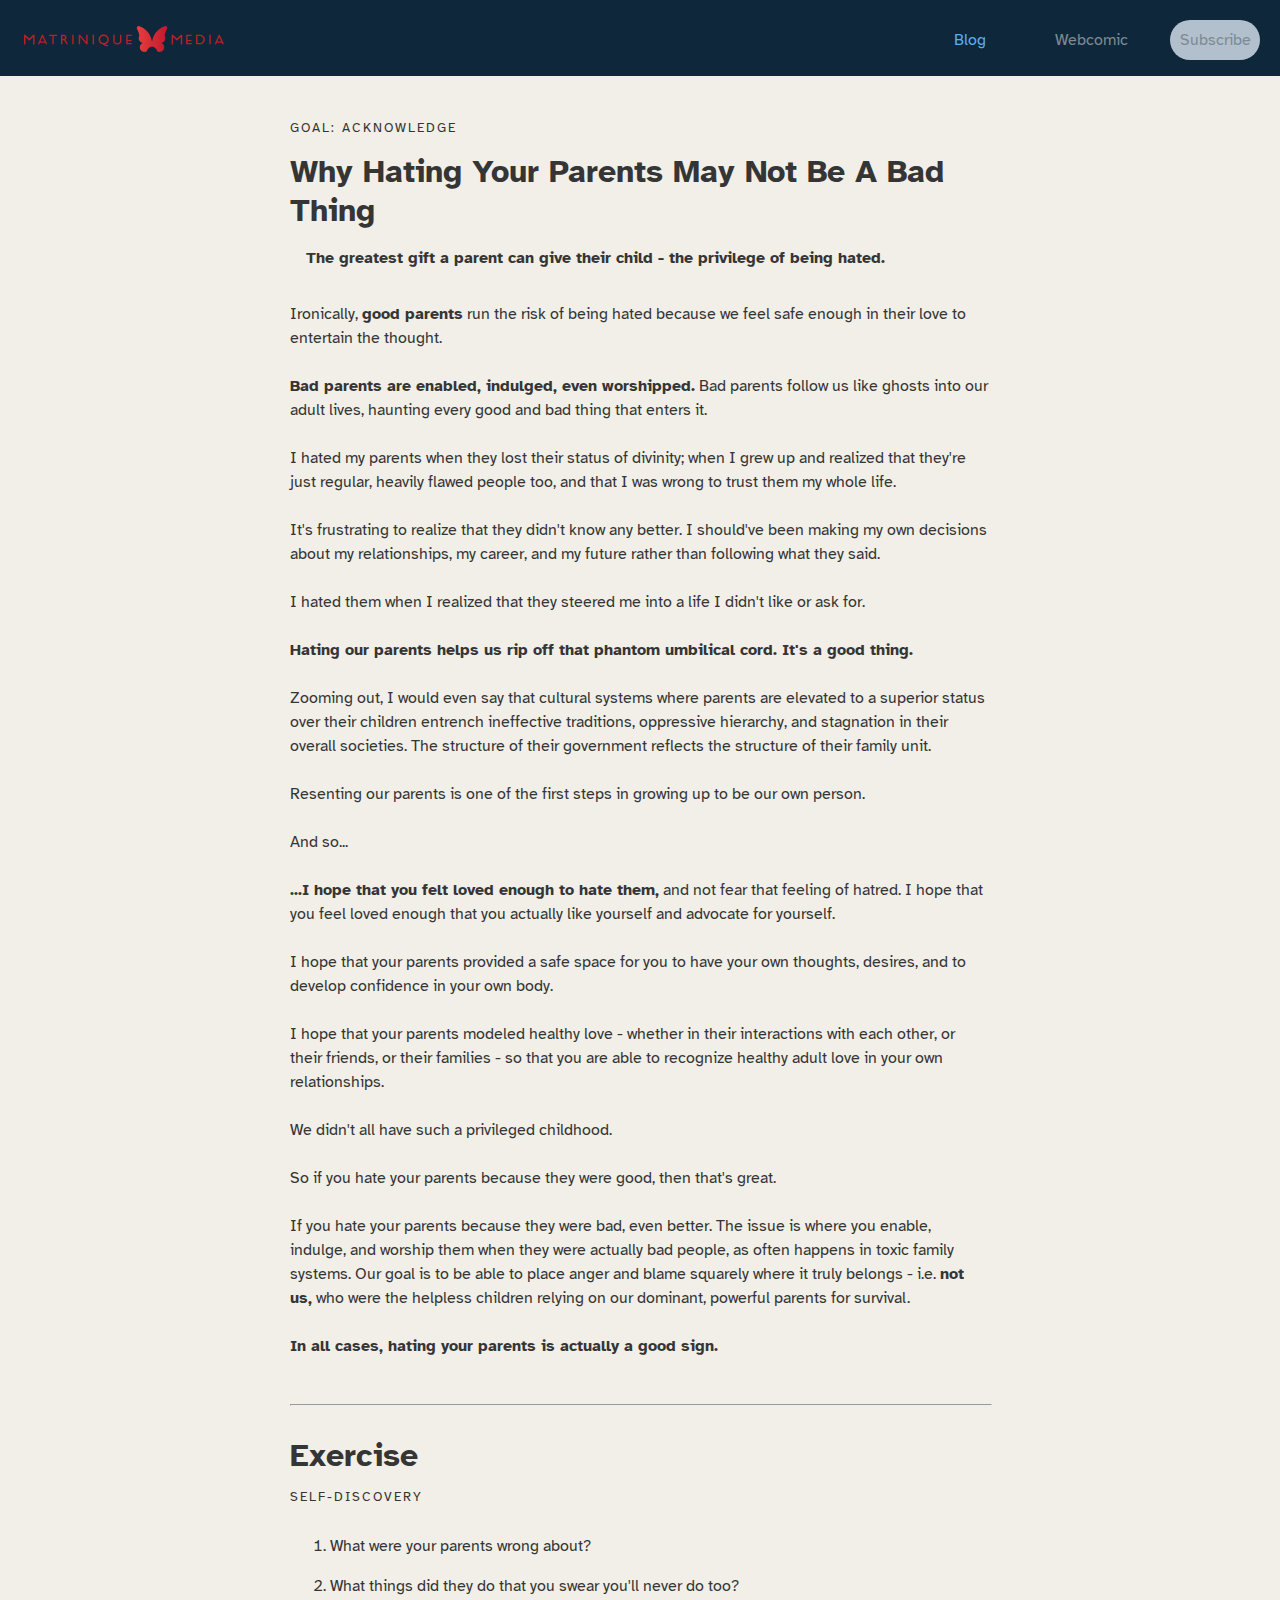
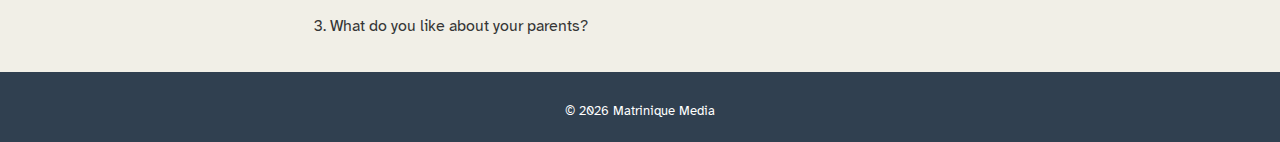
<file: Acknowledge/blogArticle-Why-hating-your-parents-may-not-be-a-bad-thing.html>
<!DOCTYPE html>
<html lang="en-US">
    <head>
        <!-- Google tag (gtag.js) -->
<script async src="https://www.googletagmanager.com/gtag/js?id=G-JB24FCTZBK"></script>
<script>
  window.dataLayer = window.dataLayer || [];
  function gtag(){dataLayer.push(arguments);}
  gtag('js', new Date());

  gtag('config', 'G-JB24FCTZBK');
</script>

         <title>Why Hating Your Parents May Not Be A Bad Thing</title>
        <meta name="description" content="The greatest gift a parent can give their child is the privilege of being hated.">
        <meta charset="utf-8">
        <meta name="viewport" content="width=device-width, initial-scale=1">
        <link rel="icon" href="/mtrnq_logo_butterfly.svg">
        <link rel="stylesheet" href="/style.css">
        <link rel="preconnect" href="https://fonts.googleapis.com">
        <link rel="preconnect" href="https://fonts.gstatic.com" crossorigin>
        <link href="https://fonts.googleapis.com/css2?family=Atkinson+Hyperlegible:ital,wght@0,400;0,700;1,400;1,700&display=swap" rel="stylesheet">
    </head>
<div class="wrapper">
    <body>
            <header>
                <nav>
                    <div id="nav1">
                        <a href="/index.html" id="Logo-main">
                            <!-- <img id="Logo-main" src="mtrnq_logo.svg"> -->
                        </a>
                    </div>
                    <div id="nav2">
                        <div class="MainMenuItem">
                        <a class="active-link-nav" href="/BLOG-Select.html">Blog</a>
                        </div>
                        <div class="MainMenuItem">
                        <a class="disabled-link">Webcomic</a>
                        </div>
                        <div class="PrimaryButton-disabled">
                        <a>Subscribe</a>
                        </div>
                    </div>
                </nav>
            </header>

    <main>
       <section>
        <p class="eyebrow-text">
            GOAL: ACKNOWLEDGE
        </p>
        <h1>
            Why Hating Your Parents May Not Be A Bad Thing
        </h1>
        <p class="subtitle">
            The greatest gift a parent can give their child - the privilege of being hated.
        </p>
        <p>
           Ironically, <strong>good parents</strong> run the risk of being hated because we feel safe enough in their love to entertain the thought.<br><br>

            <strong>Bad parents are enabled, indulged, even worshipped.</strong> Bad parents follow us like ghosts into our adult lives, haunting every good and bad thing that enters it.<br><br>

I hated my parents when they lost their status of divinity; when I grew up and realized that they're just regular, heavily flawed people too, and that I was wrong to trust them my whole life.<br><br>

It's frustrating to realize that they didn't know any better. I should've been making my own decisions about my relationships, my career, and my future rather than following what they said.<br><br>

I hated them when I realized that they steered me into a life I didn't like or ask for.<br><br>

<strong>Hating our parents helps us rip off that phantom umbilical cord. It's a good thing.</strong><br><br>

Zooming out, I would even say that cultural systems where parents are elevated to a superior status over their children entrench ineffective traditions, oppressive hierarchy, and stagnation in their overall societies. The structure of their government reflects the structure of their family unit.<br><br>

Resenting our parents is one of the first steps in growing up to be our own person.<br><br>

And so...<br><br>

<strong>...I hope that you felt loved enough to hate them,</strong> and not fear that feeling of hatred. I hope that you feel loved enough that you actually like yourself and advocate for yourself.<br><br>

I hope that your parents provided a safe space for you to have your own thoughts, desires, and to develop confidence in your own body.<br><br>

I hope that your parents modeled healthy love - whether in their interactions with each other, or their friends, or their families - so that you are able to recognize healthy adult love in your own relationships.<br><br>

We didn't all have such a privileged childhood.<br><br>

So if you hate your parents because they were good, then that's great.<br><br>

If you hate your parents because they were bad, even better. The issue is where you enable, indulge, and worship them when they were actually bad people, as often happens in toxic family systems. Our goal is to be able to place anger and blame squarely where it truly belongs - i.e. <strong>not us,</strong> who were the helpless children relying on our dominant, powerful parents for survival.<br><br>


<strong>In all cases, hating your parents is actually a good sign.</strong>
        </p>
       </section>
       <section>
            <hr>
       </section>
       
       <section>
        <h1>
            Exercise
        </h1>
        <p class="eyebrow-text">
            SELF-DISCOVERY
        </p>
        <ol>
            <li>
                What were your parents wrong about?
            </li><br>
            <li>
                What things did they do that you swear you'll never do too?
            </li><br>
            <li>
                What do you like about your parents?
            </li><br>
        </ol>
       
       </section>
      </main>
      <footer>
                <p>© 2026 Matrinique Media</p>
            </footer>
    </body>
    </div>
</html>
</file>
<file: style.css>
@font-face {
    font-family: 'Atkinson Hyperlegible';
    src: url('https://fonts.googleapis.com/css2?family=Atkinson+Hyperlegible:ital,wght@0,400;0,700;1,400;1,700&display=swap');
}

nav {
    width: 100%;
    display: flex;
    flex-direction: row;
    height: 76px;
    background-color: #0e273a;
    /* border-bottom: solid 1px #232c35; */
    font-family: 'Atkinson Hyperlegible', Arial, Helvetica, sans-serif;
    font-size: medium;
}

#nav1 {
    width: 100%;
    display: flex;
    flex-direction: row;
    justify-content: flex-start;
}

#nav2 {
    width: 100%;
    display: flex;
    flex-direction: row;
    justify-content: flex-end;
}

#Logo-main {
    width: 200px;
    height: 30px;
    padding-top: 24px;
    padding-left: 24px;
    content: url("mtrnq_logo.svg");
}



html, body {
    height: 100%;
    width: 100%;
    margin: 0;
    background-color: #f1efe7;
    font-family: 'Atkinson Hyperlegible', Arial, Helvetica, sans-serif;
    color: rgb(53, 53, 53);
}

main {
    display: flex;
    flex-direction: column;
    flex: 1;
    width: 700px;
    margin: 0 auto;
    padding: 0px;
}

.wrapper {
    /* display: flex;
    flex-direction: column;
    min-height: 100vh;
    padding: 0px; */
    margin: 0px auto;
}

footer {
    display: block;
    margin-top: auto;    
    background-color: #304050;
    padding: 0px;
    width: 100%;
    height: 70px;
}

footer>p {
    width: 100%;
    height: 0px;
    position: relative;
    top: 30px;
    margin: 0px;
    padding: 0px;
    font-size: small;
    text-align: center;    
    color: white;
}

h1 {
    height: 100%;
    width: 100%;
    margin-bottom: 0px;
    margin-top: 0px;
}

h2 {
    color: #304050;
}

p {
    height: 100%;
    width: 100%;
    line-height: 1.5em;
}

.eyebrow-text {
    font-family: 'Atkinson Hyperlegible', Arial, Helvetica, sans-serif;
    font-size: small;
    letter-spacing: 2px;
}

.subtitle {
    font-family: 'Atkinson Hyperlegible', Arial, Helvetica, sans-serif;
    font-weight: bold;
    margin-left: 16px;
}

section {
    display: flex;
    width: 100%;
    flex-direction: column;
    padding-top: 30px;
    margin: auto;
}

.article-select {
    display: flex;
    padding-left: 8px;
    padding-top: 16px;
    width: 100%;
    height: 100%;
    border-radius: 8px;
    /* border: solid 1px blue; */
}

.thumbnail {
    margin: 0px;
    padding: 0px;
    width: 5px;
    height: 50px;    
    background-color: #2a71a8;
    border-radius: 0px;
}

.thumbnail-default {
    width: 5px;
    height: 50px;
    border-radius: 0px;
    border-color: #2a71a8;
}

.article-preview {
    display: block;
    margin: 0px;
    padding: 0px 0px 0px 4px; 
    width: 100%;
    height: 100%;
}

.article-preview > a {
    color: rgb(53, 53, 53);
}

.article-preview > a:visited {
    color: purple;
}

.article-preview-text {
    display: block;
    margin: 0px;
    padding: 0px 0px 0px 4px; 
    width: 100%;
    height: 100%;
    color: #585858;
}

hr {
    width: 100%;
    margin: 0px auto;
    
}

.MainMenuItem {
    width: 70px;
    height: 20px;
    padding: 20px;
    margin: 10px 5px;
    text-align: center;
    line-height: 20px;
}

.active-link {
    text-decoration: none;
    color: black;
}

.active-link-nav {
    text-decoration: none;
    color: #59b0f1;
}

.active-link:hover {
    text-decoration-line: underline;
}

.disabled-link {
    text-decoration: none;
    color: #7e8a94;
}

.PrimaryButton-disabled {
    text-decoration: none;
    color: #7e8a94;
    width: 70px;
    height: 20px;
    padding: 10px;
    margin: 20px 20px;
    background-color: #b1c0cc;
    text-align: center;
    line-height: 20px;
    border-radius: 50px;
}

@media screen and (max-width: 650px) {
    #Logo-main {
    width: 60px;
    height: 30px;
    padding-top: 24px;
    padding-left: 24px;
    content: url("mtrnq_logo_mobile.svg");
    }
    main {
        width: calc(100vw - 24px);
    }
    p {
        font-size: large;
    }
    ul, ol {
        font-size: large;
    }
}
@media screen and (max-width: 460px) {
    .MainMenuItem {
        padding: 20px 0px;
    }
}
</file>
